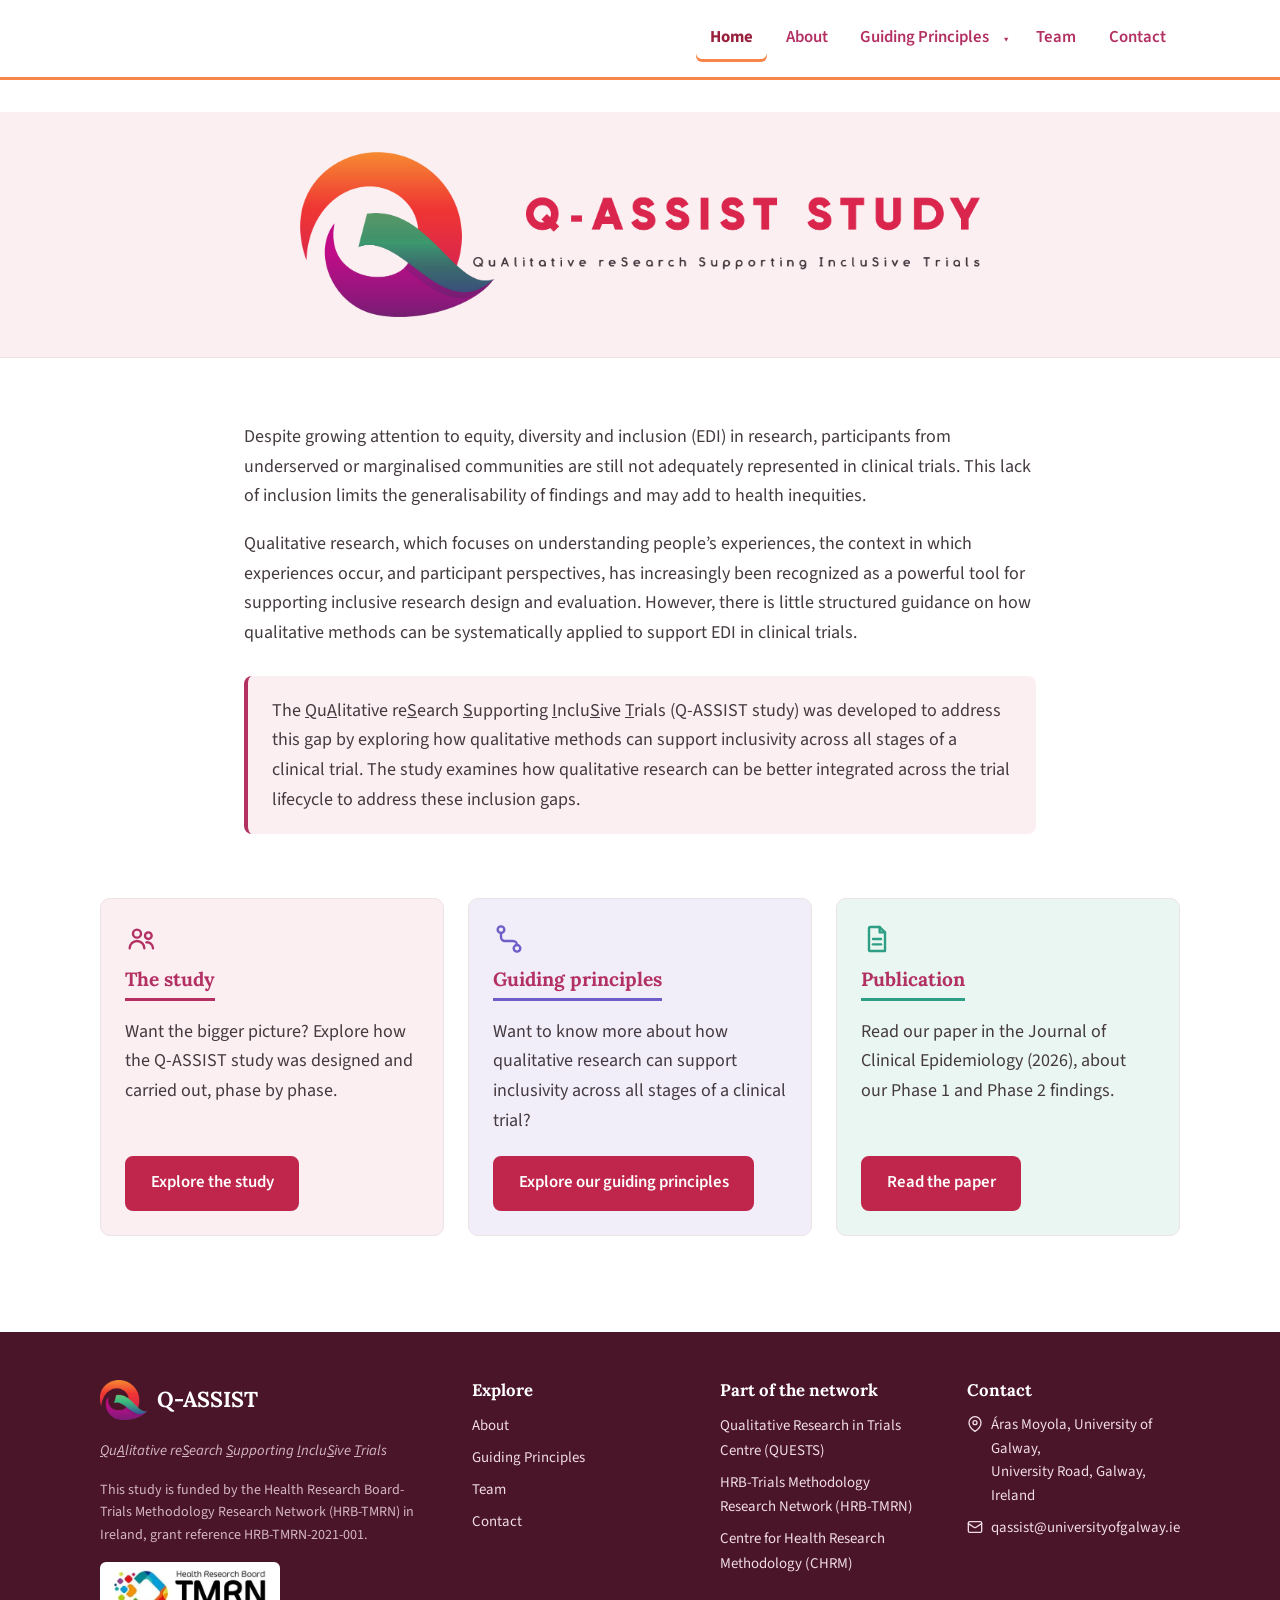
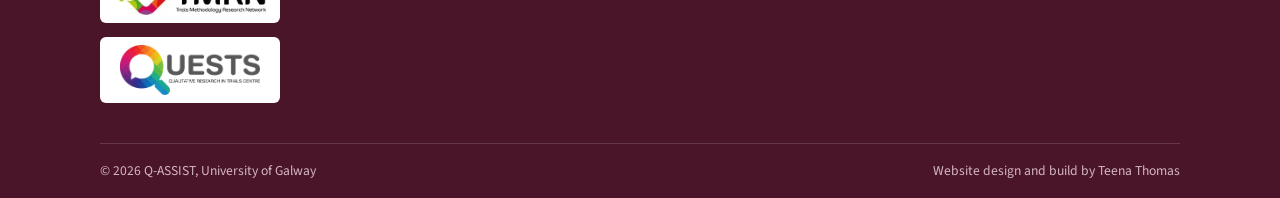
<file: index.html>
<!DOCTYPE html>
<html lang="en">
<head>
  <meta charset="UTF-8">
  <meta name="viewport" content="width=device-width, initial-scale=1">
  <title>Home — Q-ASSIST</title>
  <meta name="description" content="Q-ASSIST (QuAlitative reSearch Supporting IncluSive Trials) — a health research study.">
  <link rel="preconnect" href="https://fonts.googleapis.com">
  <link rel="preconnect" href="https://fonts.gstatic.com" crossorigin>
  <link href="https://fonts.googleapis.com/css2?family=Lora:wght@400;700&family=Source+Sans+3:wght@400;600;700&display=swap" rel="stylesheet">
  <link rel="stylesheet" href="css/styles.css">
</head>
<body>
  <a class="skip-link" href="#main-content">Skip to main content</a>

  <header class="site-header site-header--no-brand">
    <div class="header-inner">
      <button class="menu-toggle" type="button" aria-expanded="false" aria-controls="site-nav">Menu</button>
      <nav id="site-nav" class="site-nav" aria-label="Main">
        <ul>
          <li><a href="index.html" aria-current="page">Home</a></li>
          <li><a href="about.html">About</a></li>
          <li class="dropdown">
            <div class="dropdown-label">
              <a class="dropdown-link" href="guiding-principles.html">Guiding Principles</a>
              <button class="dropdown-toggle" type="button" aria-expanded="false" aria-haspopup="true" aria-controls="gp-menu" aria-label="Open Guiding Principles menu">
                <span class="chevron" aria-hidden="true">&#9662;</span>
              </button>
            </div>
            <ul id="gp-menu" class="dropdown-menu">
              <li><a href="guiding-principles.html"><strong>Overview: Six Domains</strong></a></li>
              <li><a href="designing-inclusion-early.html"><span class="domain-dot" style="background: var(--domain-1);" aria-hidden="true"></span>Designing and embedding Inclusion Early</a></li>
              <li><a href="building-relationships.html"><span class="domain-dot" style="background: var(--domain-2);" aria-hidden="true"></span>Building Relationships with Communities and Participants to Enable Inclusive Participation</a></li>
              <li><a href="strengthening-trial-teams.html"><span class="domain-dot" style="background: var(--domain-3);" aria-hidden="true"></span>Equipping Trial Teams to Deliver Inclusive Trials</a></li>
              <li><a href="improving-data.html"><span class="domain-dot" style="background: var(--domain-4);" aria-hidden="true"></span>Ensuring Trial Outcomes and Findings are Meaningful and Accessible to all Participants</a></li>
              <li><a href="returning-findings.html"><span class="domain-dot" style="background: var(--domain-5);" aria-hidden="true"></span>Extending Inclusion Beyond the Trial</a></li>
              <li><a href="system-enablers.html"><span class="domain-dot" style="background: var(--domain-6);" aria-hidden="true"></span>System Enablers</a></li>
            </ul>
          </li>
          <li><a href="team.html">Team</a></li>
          <li><a href="contact.html">Contact</a></li>
        </ul>
      </nav>
    </div>
  </header>

  <main id="main-content">

    <section class="hero">
      <div class="container">
        <h1 class="visually-hidden">Q-ASSIST: QuAlitative reSearch Supporting IncluSive Trials</h1>
        <img class="hero-logo" src="assets/qassist-logo.png" alt="Q-ASSIST: QuAlitative reSearch Supporting IncluSive Trials">
      </div>
    </section>

    <div class="container home-flow">

      <section class="home-section" aria-label="Introduction">
        <p>Despite growing attention to equity, diversity and inclusion (EDI) in research, participants from underserved or marginalised communities are still not adequately represented in clinical trials. This lack of inclusion limits the generalisability of findings and may add to health inequities.</p>
        <p>Qualitative research, which focuses on understanding people&rsquo;s experiences, the context in which experiences occur, and participant perspectives, has increasingly been recognized as a powerful tool for supporting inclusive research design and evaluation. However, there is little structured guidance on how qualitative methods can be systematically applied to support EDI in clinical trials.</p>
        <div class="callout-box">
          <p>The <u>Q</u>u<u>A</u>litative re<u>S</u>earch <u>S</u>upporting <u>I</u>nclu<u>S</u>ive <u>T</u>rials (Q-ASSIST study) was developed to address this gap by exploring how qualitative methods can support inclusivity across all stages of a clinical trial. The study examines how qualitative research can be better integrated across the trial lifecycle to address these inclusion gaps.</p>
        </div>
      </section>

    </div>

    <div class="container">
      <section class="home-section" aria-label="Explore Q-ASSIST">
        <ul class="cta-cards">
          <li class="cta-card" style="--card-accent: #b33063; --card-bg: #FCEFF2;">
            <span class="cta-icon" aria-hidden="true">
              <svg viewBox="0 0 24 24" width="32" height="32" fill="none" stroke="currentColor" stroke-width="1.8" stroke-linecap="round" stroke-linejoin="round">
                <circle cx="9" cy="8" r="3"/>
                <path d="M3.5 19a5.5 5.5 0 0 1 11 0"/>
                <circle cx="17.5" cy="9.5" r="2.5"/>
                <path d="M16 14.5a4.5 4.5 0 0 1 5 4.5"/>
              </svg>
            </span>
            <h2 class="cta-heading">The study</h2>
            <p>Want the bigger picture? Explore how the Q-ASSIST study was designed and carried out, phase by phase.</p>
            <p class="cta-action"><a class="btn" href="about.html">Explore the study</a></p>
          </li>

          <li class="cta-card" style="--card-accent: #6e5fc8; --card-bg: #F1EEFA;">
            <span class="cta-icon" aria-hidden="true">
              <svg viewBox="0 0 24 24" width="32" height="32" fill="none" stroke="currentColor" stroke-width="1.8" stroke-linecap="round" stroke-linejoin="round">
                <circle cx="6" cy="5" r="2.5"/><circle cx="18" cy="19" r="2.5"/>
                <path d="M6 7.5v3a3 3 0 0 0 3 3h6a3 3 0 0 1 3 3v0"/>
              </svg>
            </span>
            <h2 class="cta-heading">Guiding principles</h2>
            <p>Want to know more about how qualitative research can support inclusivity across all stages of a clinical trial?</p>
            <p class="cta-action"><a class="btn" href="guiding-principles.html">Explore our guiding principles</a></p>
          </li>

          <li class="cta-card" style="--card-accent: #2e9e84; --card-bg: #EAF6F1;">
            <span class="cta-icon" aria-hidden="true">
              <svg viewBox="0 0 24 24" width="32" height="32" fill="none" stroke="currentColor" stroke-width="1.8" stroke-linecap="round" stroke-linejoin="round">
                <path d="M7 3h7l4 4v14a0 0 0 0 1 0 0H7a1 1 0 0 1-1-1V4a1 1 0 0 1 1-1z"/>
                <path d="M14 3v4h4"/><path d="M9 12h6"/><path d="M9 16h6"/>
              </svg>
            </span>
            <h2 class="cta-heading">Publication</h2>
            <p>Read our paper in the Journal of Clinical Epidemiology (2026), about our Phase 1 and Phase 2 findings.</p>
            <p class="cta-action"><a class="btn" href="https://doi.org/10.1016/j.jclinepi.2026.112202" target="_blank" rel="noopener">Read the paper</a></p>
          </li>
        </ul>
      </section>

    </div>

  </main>

  <footer class="site-footer">
    <div class="container">
      <div class="footer-main">

        <div class="footer-brand-col">
          <div class="footer-brand">
            <a href="index.html">
              <img src="assets/qassist-logo-mark.png" alt="Q-ASSIST logo">
              <span class="brand-name">Q-ASSIST</span>
            </a>
          </div>
          <p class="footer-tagline"><u>Q</u>u<u>A</u>litative re<u>S</u>earch <u>S</u>upporting <u>I</u>nclu<u>S</u>ive <u>T</u>rials</p>
          <p class="footer-funding">This study is funded by the Health Research Board-Trials Methodology Research Network (HRB-TMRN) in Ireland, grant reference HRB-TMRN-2021-001.</p>
          <div class="footer-logos">
            <div class="footer-logo-panel"><img src="assets/hrb-tmrn-logo.png" alt="HRB-TMRN logo"></div>
            <div class="footer-logo-panel"><img src="assets/quests-logo.png" alt="QUESTS logo"></div>
          </div>
        </div>

        <div class="footer-col">
          <h3>Explore</h3>
          <ul>
            <li><a href="about.html">About</a></li>
            <li><a href="guiding-principles.html">Guiding Principles</a></li>
            <li><a href="team.html">Team</a></li>
            <li><a href="contact.html">Contact</a></li>
          </ul>
        </div>

        <div class="footer-col">
          <h3>Part of the network</h3>
          <ul>
            <li><a href="https://www.hrb-tmrn.ie/research-innovation/qualitative-research-in-trials/" target="_blank" rel="noopener">Qualitative Research in Trials Centre (QUESTS)</a></li>
            <li><a href="https://www.hrb-tmrn.ie/" target="_blank" rel="noopener">HRB-Trials Methodology Research Network (HRB-TMRN)</a></li>
            <li><a href="https://www.chrm.ie/index.html" target="_blank" rel="noopener">Centre for Health Research Methodology (CHRM)</a></li>
          </ul>
        </div>

        <div class="footer-col">
          <h3>Contact</h3>
          <div class="footer-contact-line">
            <svg width="16" height="16" viewBox="0 0 24 24" fill="none" stroke="currentColor" stroke-width="2" stroke-linecap="round" stroke-linejoin="round" aria-hidden="true"><path d="M21 10c0 7-9 13-9 13S3 17 3 10a9 9 0 1 1 18 0z"/><circle cx="12" cy="10" r="3"/></svg>
            <span>Áras Moyola, University of Galway,<br>University Road, Galway, Ireland</span>
          </div>
          <div class="footer-contact-line">
            <svg width="16" height="16" viewBox="0 0 24 24" fill="none" stroke="currentColor" stroke-width="2" stroke-linecap="round" stroke-linejoin="round" aria-hidden="true"><rect x="2" y="4" width="20" height="16" rx="2"/><path d="m22 7-8.97 5.7a1.94 1.94 0 0 1-2.06 0L2 7"/></svg>
            <a href="mailto:qassist@universityofgalway.ie">qassist@universityofgalway.ie</a>
          </div>
        </div>

      </div>
      <div class="footer-bottom">
        <span>&copy; 2026 Q-ASSIST, University of Galway</span>
        <span>Website design and build by Teena Thomas</span>
      </div>
    </div>
  </footer>

  <script src="js/main.js"></script>
</body>
</html>
</file>
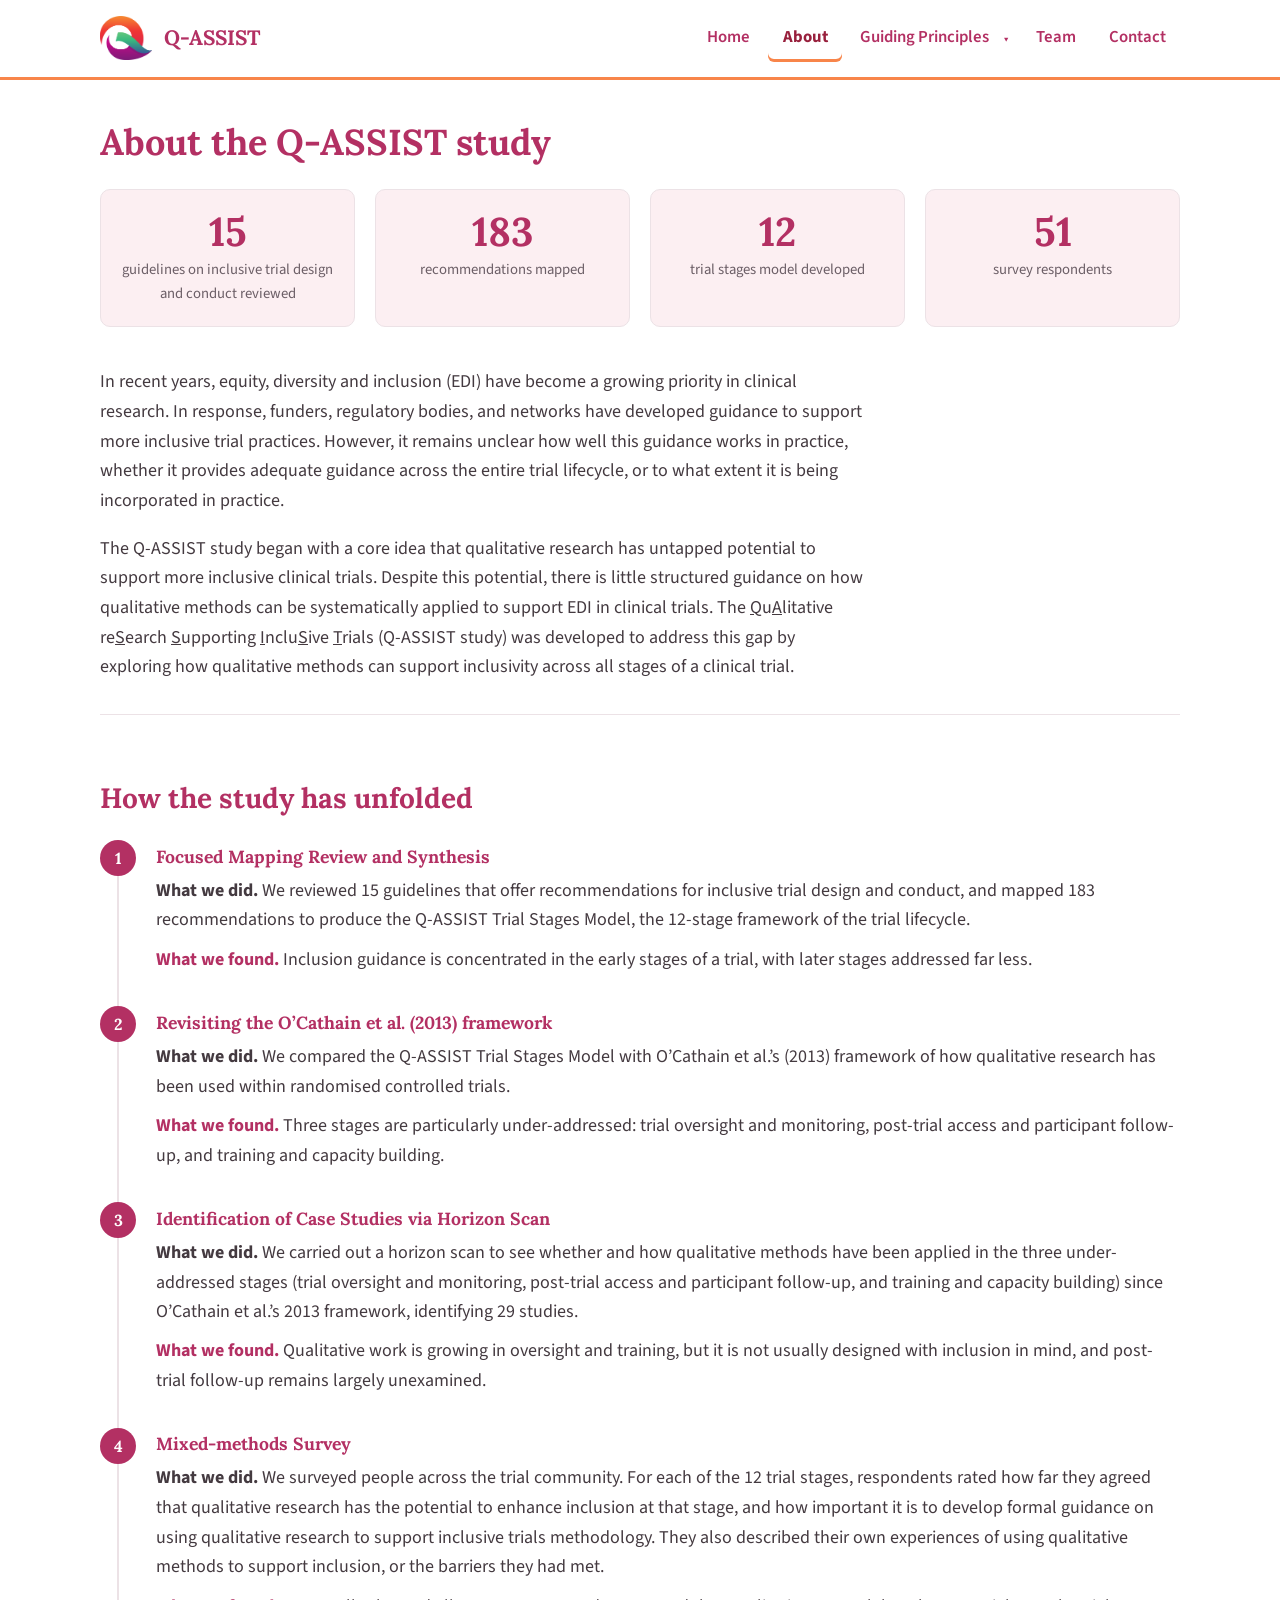
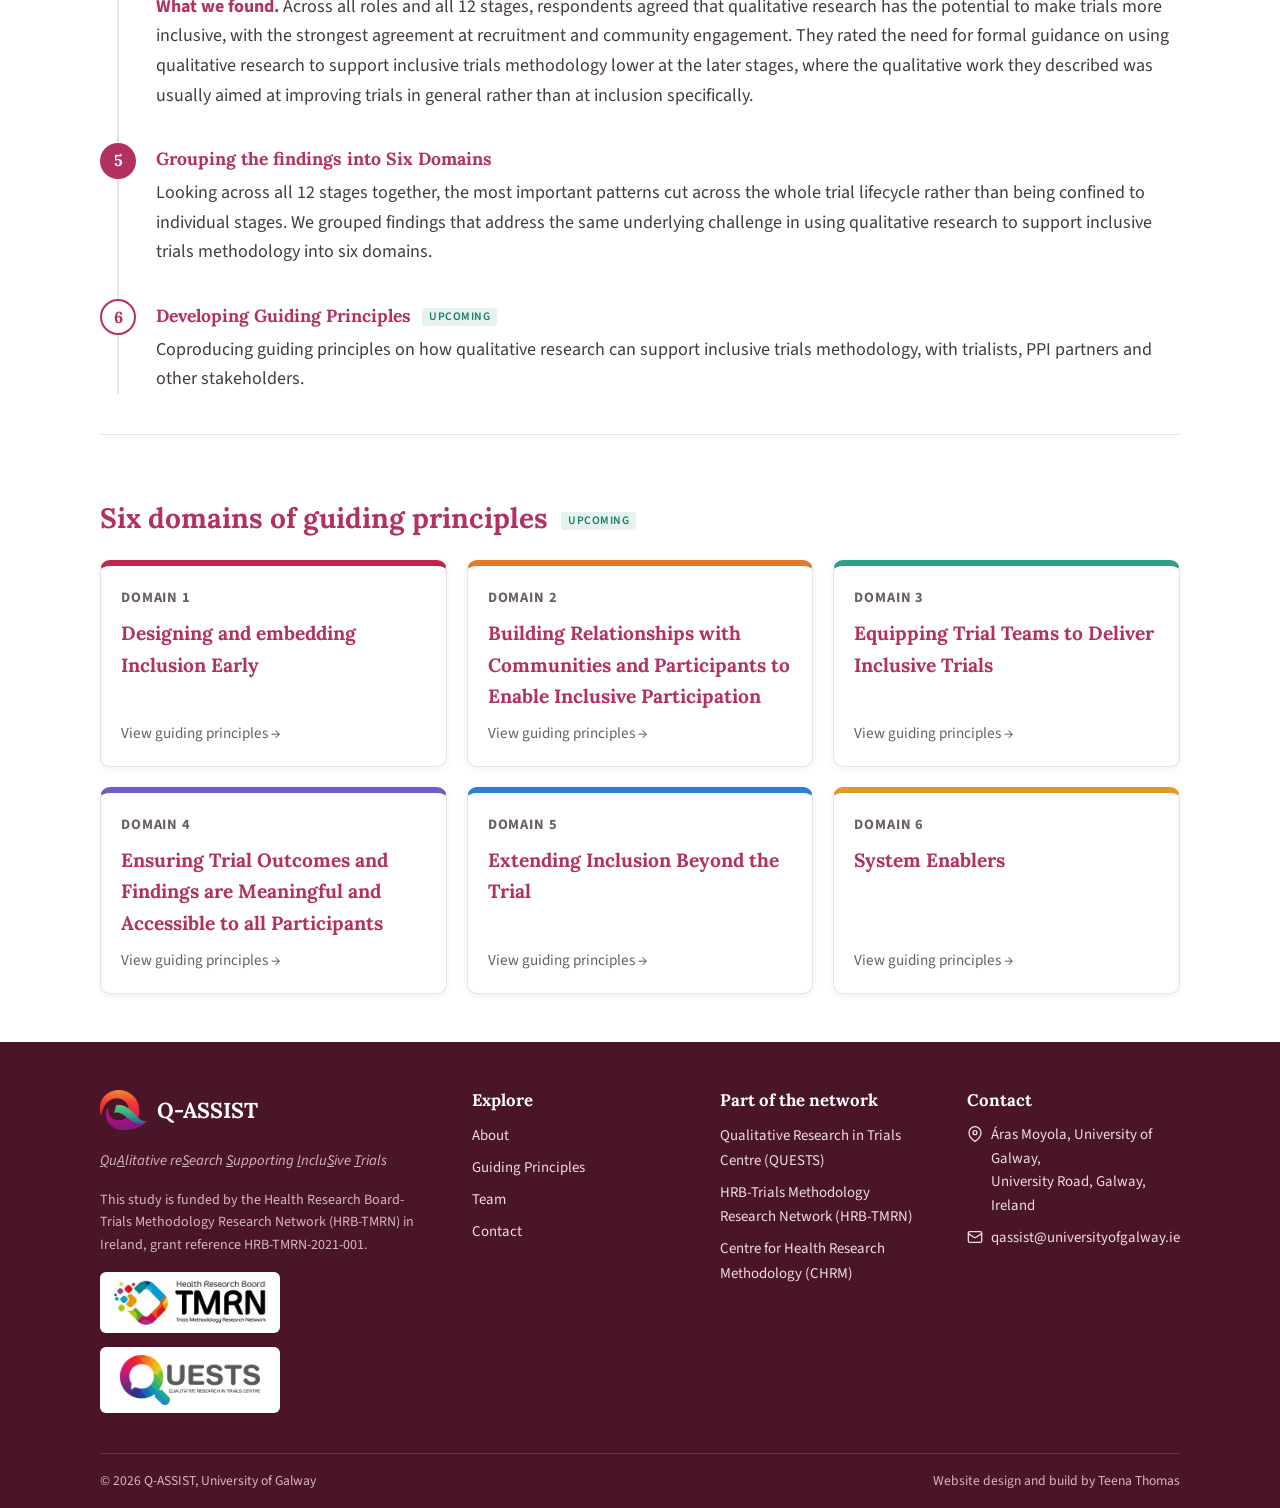
<file: about.html>
<!DOCTYPE html>
<html lang="en">
<head>
  <meta charset="UTF-8">
  <meta name="viewport" content="width=device-width, initial-scale=1">
  <title>About — Q-ASSIST</title>
  <meta name="description" content="About the Q-ASSIST study and its three phases.">
  <link rel="preconnect" href="https://fonts.googleapis.com">
  <link rel="preconnect" href="https://fonts.gstatic.com" crossorigin>
  <link href="https://fonts.googleapis.com/css2?family=Lora:wght@400;700&family=Source+Sans+3:wght@400;600;700&display=swap" rel="stylesheet">
  <link rel="stylesheet" href="css/styles.css">
</head>
<body>
  <a class="skip-link" href="#main-content">Skip to main content</a>

  <header class="site-header">
    <div class="header-inner">
      <a class="brand" href="index.html">
        <img src="assets/qassist-logo-mark.png" alt="Q-ASSIST logo">
        <span class="brand-name">Q-ASSIST</span>
      </a>
      <button class="menu-toggle" type="button" aria-expanded="false" aria-controls="site-nav">Menu</button>
      <nav id="site-nav" class="site-nav" aria-label="Main">
        <ul>
          <li><a href="index.html">Home</a></li>
          <li><a href="about.html" aria-current="page">About</a></li>
          <li class="dropdown">
            <div class="dropdown-label">
              <a class="dropdown-link" href="guiding-principles.html">Guiding Principles</a>
              <button class="dropdown-toggle" type="button" aria-expanded="false" aria-haspopup="true" aria-controls="gp-menu" aria-label="Open Guiding Principles menu">
                <span class="chevron" aria-hidden="true">&#9662;</span>
              </button>
            </div>
            <ul id="gp-menu" class="dropdown-menu">
              <li><a href="guiding-principles.html"><strong>Overview: Six Domains</strong></a></li>
              <li><a href="designing-inclusion-early.html"><span class="domain-dot" style="background: var(--domain-1);" aria-hidden="true"></span>Designing and embedding Inclusion Early</a></li>
              <li><a href="building-relationships.html"><span class="domain-dot" style="background: var(--domain-2);" aria-hidden="true"></span>Building Relationships with Communities and Participants to Enable Inclusive Participation</a></li>
              <li><a href="strengthening-trial-teams.html"><span class="domain-dot" style="background: var(--domain-3);" aria-hidden="true"></span>Equipping Trial Teams to Deliver Inclusive Trials</a></li>
              <li><a href="improving-data.html"><span class="domain-dot" style="background: var(--domain-4);" aria-hidden="true"></span>Ensuring Trial Outcomes and Findings are Meaningful and Accessible to all Participants</a></li>
              <li><a href="returning-findings.html"><span class="domain-dot" style="background: var(--domain-5);" aria-hidden="true"></span>Extending Inclusion Beyond the Trial</a></li>
              <li><a href="system-enablers.html"><span class="domain-dot" style="background: var(--domain-6);" aria-hidden="true"></span>System Enablers</a></li>
            </ul>
          </li>
          <li><a href="team.html">Team</a></li>
          <li><a href="contact.html">Contact</a></li>
        </ul>
      </nav>
    </div>
  </header>

  <main id="main-content" class="container">

    <h1>About the Q-ASSIST study</h1>

    <ul class="key-numbers" aria-label="Key numbers from the study">
      <li class="key-number"><span class="key-number-value">15</span><span class="key-number-label">guidelines on inclusive trial design<br>and conduct reviewed</span></li>
      <li class="key-number"><span class="key-number-value">183</span><span class="key-number-label">recommendations mapped</span></li>
      <li class="key-number"><span class="key-number-value">12</span><span class="key-number-label">trial stages model developed</span></li>
      <li class="key-number"><span class="key-number-value">51</span><span class="key-number-label">survey respondents</span></li>
    </ul>

    <div class="page-intro">
      <p>In recent years, equity, diversity and inclusion (EDI) have become a growing priority in clinical research. In response, funders, regulatory bodies, and networks have developed guidance to support more inclusive trial practices. However, it remains unclear how well this guidance works in practice, whether it provides adequate guidance across the entire trial lifecycle, or to what extent it is being incorporated in practice.</p>
      <p>The Q-ASSIST study began with a core idea that qualitative research has untapped potential to support more inclusive clinical trials. Despite this potential, there is little structured guidance on how qualitative methods can be systematically applied to support EDI in clinical trials. The <u>Q</u>u<u>A</u>litative re<u>S</u>earch <u>S</u>upporting <u>I</u>nclu<u>S</u>ive <u>T</u>rials (Q-ASSIST study) was developed to address this gap by exploring how qualitative methods can support inclusivity across all stages of a clinical trial.</p>
    </div>

    <section class="phase-section" aria-labelledby="timeline-heading">
      <h2 id="timeline-heading">How the study has unfolded</h2>

      <ol class="study-timeline" aria-label="Study timeline">

        <li class="tl-step">
          <div class="tl-badge">1</div>
          <div class="tl-body">
            <h3 class="tl-title">Focused Mapping Review and Synthesis</h3>
            <p><strong>What we did.</strong> We reviewed 15 guidelines that offer recommendations for inclusive trial design and conduct, and mapped 183 recommendations to produce the Q-ASSIST Trial Stages Model, the 12-stage framework of the trial lifecycle.</p>
            <p><strong class="tl-found">What we found.</strong> Inclusion guidance is concentrated in the early stages of a trial, with later stages addressed far less.</p>
          </div>
        </li>

        <li class="tl-step">
          <div class="tl-badge">2</div>
          <div class="tl-body">
            <h3 class="tl-title">Revisiting the O&rsquo;Cathain et al. (2013) framework</h3>
            <p><strong>What we did.</strong> We compared the Q-ASSIST Trial Stages Model with O&rsquo;Cathain et al.&rsquo;s (2013) framework of how qualitative research has been used within randomised controlled trials.</p>
            <p><strong class="tl-found">What we found.</strong> Three stages are particularly under-addressed: trial oversight and monitoring, post-trial access and participant follow-up, and training and capacity building.</p>
          </div>
        </li>

        <li class="tl-step">
          <div class="tl-badge">3</div>
          <div class="tl-body">
            <h3 class="tl-title">Identification of Case Studies via Horizon Scan</h3>
            <p><strong>What we did.</strong> We carried out a horizon scan to see whether and how qualitative methods have been applied in the three under-addressed stages (trial oversight and monitoring, post-trial access and participant follow-up, and training and capacity building) since O&rsquo;Cathain et al.&rsquo;s 2013 framework, identifying 29 studies.</p>
            <p><strong class="tl-found">What we found.</strong> Qualitative work is growing in oversight and training, but it is not usually designed with inclusion in mind, and post-trial follow-up remains largely unexamined.</p>
          </div>
        </li>

        <li class="tl-step">
          <div class="tl-badge">4</div>
          <div class="tl-body">
            <h3 class="tl-title">Mixed-methods Survey</h3>
            <p><strong>What we did.</strong> We surveyed people across the trial community. For each of the 12 trial stages, respondents rated how far they agreed that qualitative research has the potential to enhance inclusion at that stage, and how important it is to develop formal guidance on using qualitative research to support inclusive trials methodology. They also described their own experiences of using qualitative methods to support inclusion, or the barriers they had met.</p>
            <p><strong class="tl-found">What we found.</strong> Across all roles and all 12 stages, respondents agreed that qualitative research has the potential to make trials more inclusive, with the strongest agreement at recruitment and community engagement. They rated the need for formal guidance on using qualitative research to support inclusive trials methodology lower at the later stages, where the qualitative work they described was usually aimed at improving trials in general rather than at inclusion specifically.</p>
          </div>
        </li>

        <li class="tl-step">
          <div class="tl-badge">5</div>
          <div class="tl-body">
            <h3 class="tl-title">Grouping the findings into Six Domains</h3>
            <p>Looking across all 12 stages together, the most important patterns cut across the whole trial lifecycle rather than being confined to individual stages. We grouped findings that address the same underlying challenge in using qualitative research to support inclusive trials methodology into six domains.</p>
          </div>
        </li>

        <li class="tl-step tl-step--upcoming">
          <div class="tl-badge">6</div>
          <div class="tl-body">
            <h3 class="tl-title">Developing Guiding Principles <span class="tl-pill">Upcoming</span></h3>
            <p>Coproducing guiding principles on how qualitative research can support inclusive trials methodology, with trialists, PPI partners and other stakeholders.</p>
          </div>
        </li>

      </ol>
    </section>

    <section class="phase-section" aria-labelledby="domains-heading">
      <h2 id="domains-heading">Six domains of guiding principles <span class="tl-pill">Upcoming</span></h2>
      <ul class="domain-grid">
        <li>
          <a class="domain-card" style="--card-colour: var(--domain-1);" href="designing-inclusion-early.html">
            <span class="domain-number">Domain 1</span>
            <span class="domain-title">Designing and embedding Inclusion Early</span>
            <span class="domain-link-hint">View guiding principles &rarr;</span>
          </a>
        </li>
        <li>
          <a class="domain-card" style="--card-colour: var(--domain-2);" href="building-relationships.html">
            <span class="domain-number">Domain 2</span>
            <span class="domain-title">Building Relationships with Communities and Participants to Enable Inclusive Participation</span>
            <span class="domain-link-hint">View guiding principles &rarr;</span>
          </a>
        </li>
        <li>
          <a class="domain-card" style="--card-colour: var(--domain-3);" href="strengthening-trial-teams.html">
            <span class="domain-number">Domain 3</span>
            <span class="domain-title">Equipping Trial Teams to Deliver Inclusive Trials</span>
            <span class="domain-link-hint">View guiding principles &rarr;</span>
          </a>
        </li>
        <li>
          <a class="domain-card" style="--card-colour: var(--domain-4);" href="improving-data.html">
            <span class="domain-number">Domain 4</span>
            <span class="domain-title">Ensuring Trial Outcomes and Findings are Meaningful and Accessible to all Participants</span>
            <span class="domain-link-hint">View guiding principles &rarr;</span>
          </a>
        </li>
        <li>
          <a class="domain-card" style="--card-colour: var(--domain-5);" href="returning-findings.html">
            <span class="domain-number">Domain 5</span>
            <span class="domain-title">Extending Inclusion Beyond the Trial</span>
            <span class="domain-link-hint">View guiding principles &rarr;</span>
          </a>
        </li>
        <li>
          <a class="domain-card" style="--card-colour: var(--domain-6);" href="system-enablers.html">
            <span class="domain-number">Domain 6</span>
            <span class="domain-title">System Enablers</span>
            <span class="domain-link-hint">View guiding principles &rarr;</span>
          </a>
        </li>
      </ul>
    </section>

  </main>

  <footer class="site-footer">
    <div class="container">
      <div class="footer-main">

        <div class="footer-brand-col">
          <div class="footer-brand">
            <a href="index.html">
              <img src="assets/qassist-logo-mark.png" alt="Q-ASSIST logo">
              <span class="brand-name">Q-ASSIST</span>
            </a>
          </div>
          <p class="footer-tagline"><u>Q</u>u<u>A</u>litative re<u>S</u>earch <u>S</u>upporting <u>I</u>nclu<u>S</u>ive <u>T</u>rials</p>
          <p class="footer-funding">This study is funded by the Health Research Board-Trials Methodology Research Network (HRB-TMRN) in Ireland, grant reference HRB-TMRN-2021-001.</p>
          <div class="footer-logos">
            <div class="footer-logo-panel"><img src="assets/hrb-tmrn-logo.png" alt="HRB-TMRN logo"></div>
            <div class="footer-logo-panel"><img src="assets/quests-logo.png" alt="QUESTS logo"></div>
          </div>
        </div>

        <div class="footer-col">
          <h3>Explore</h3>
          <ul>
            <li><a href="about.html">About</a></li>
            <li><a href="guiding-principles.html">Guiding Principles</a></li>
            <li><a href="team.html">Team</a></li>
            <li><a href="contact.html">Contact</a></li>
          </ul>
        </div>

        <div class="footer-col">
          <h3>Part of the network</h3>
          <ul>
            <li><a href="https://www.hrb-tmrn.ie/research-innovation/qualitative-research-in-trials/" target="_blank" rel="noopener">Qualitative Research in Trials Centre (QUESTS)</a></li>
            <li><a href="https://www.hrb-tmrn.ie/" target="_blank" rel="noopener">HRB-Trials Methodology Research Network (HRB-TMRN)</a></li>
            <li><a href="https://www.chrm.ie/index.html" target="_blank" rel="noopener">Centre for Health Research Methodology (CHRM)</a></li>
          </ul>
        </div>

        <div class="footer-col">
          <h3>Contact</h3>
          <div class="footer-contact-line">
            <svg width="16" height="16" viewBox="0 0 24 24" fill="none" stroke="currentColor" stroke-width="2" stroke-linecap="round" stroke-linejoin="round" aria-hidden="true"><path d="M21 10c0 7-9 13-9 13S3 17 3 10a9 9 0 1 1 18 0z"/><circle cx="12" cy="10" r="3"/></svg>
            <span>Áras Moyola, University of Galway,<br>University Road, Galway, Ireland</span>
          </div>
          <div class="footer-contact-line">
            <svg width="16" height="16" viewBox="0 0 24 24" fill="none" stroke="currentColor" stroke-width="2" stroke-linecap="round" stroke-linejoin="round" aria-hidden="true"><rect x="2" y="4" width="20" height="16" rx="2"/><path d="m22 7-8.97 5.7a1.94 1.94 0 0 1-2.06 0L2 7"/></svg>
            <a href="mailto:qassist@universityofgalway.ie">qassist@universityofgalway.ie</a>
          </div>
        </div>

      </div>
      <div class="footer-bottom">
        <span>&copy; 2026 Q-ASSIST, University of Galway</span>
        <span>Website design and build by Teena Thomas</span>
      </div>
    </div>
  </footer>

  <script src="js/main.js"></script>
</body>
</html>
</file>
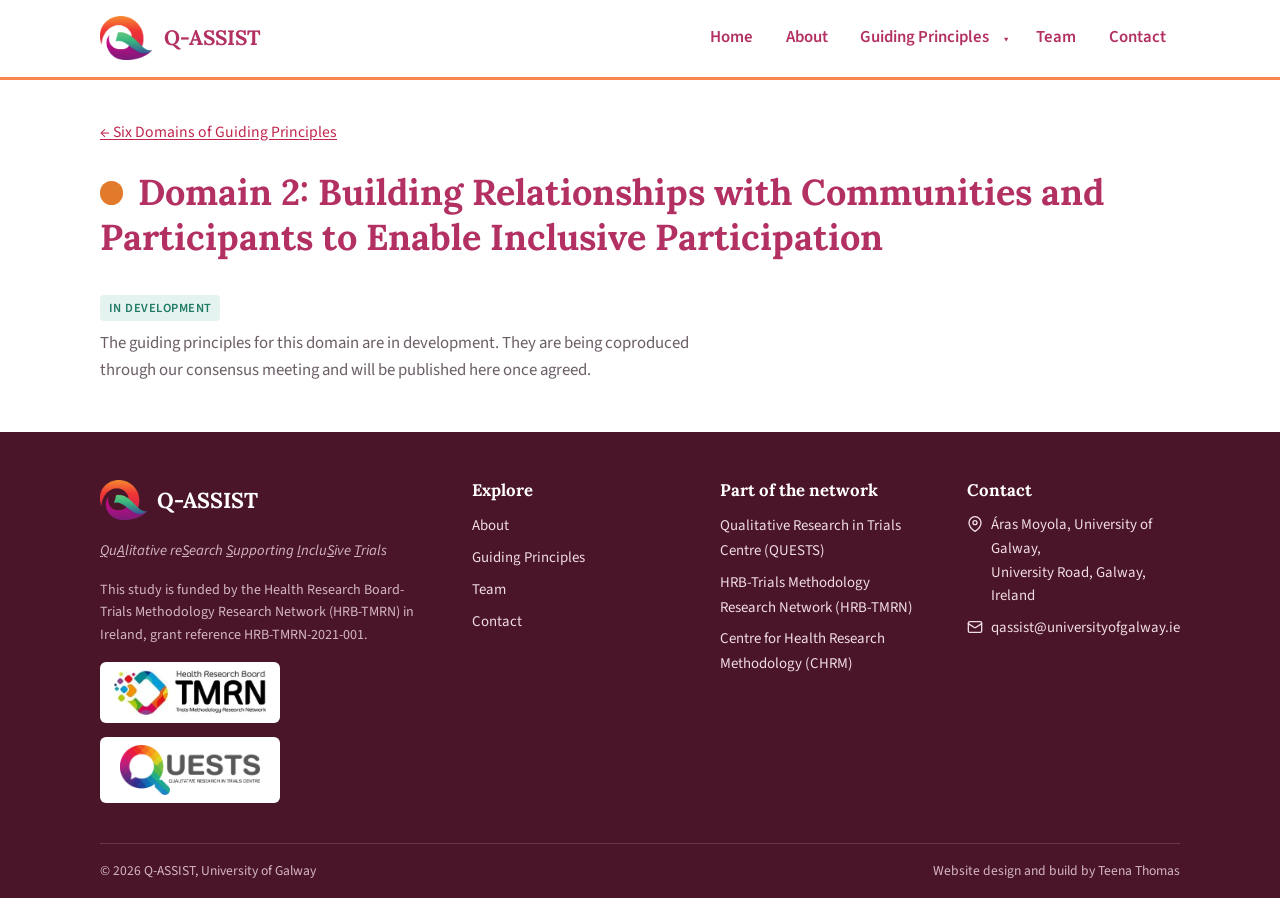
<file: building-relationships.html>
<!DOCTYPE html>
<html lang="en">
<head>
  <meta charset="UTF-8">
  <meta name="viewport" content="width=device-width, initial-scale=1">
  <title>Building Relationships with Communities and Participants to Enable Inclusive Participation — Q-ASSIST</title>
  <meta name="description" content="Guiding principles for the Building Relationships with Communities and Participants to Enable Inclusive Participation domain of the Q-ASSIST study.">
  <link rel="preconnect" href="https://fonts.googleapis.com">
  <link rel="preconnect" href="https://fonts.gstatic.com" crossorigin>
  <link href="https://fonts.googleapis.com/css2?family=Lora:wght@400;700&family=Source+Sans+3:wght@400;600;700&display=swap" rel="stylesheet">
  <link rel="stylesheet" href="css/styles.css">
</head>
<body>
  <a class="skip-link" href="#main-content">Skip to main content</a>

  <header class="site-header">
    <div class="header-inner">
      <a class="brand" href="index.html">
        <img src="assets/qassist-logo-mark.png" alt="Q-ASSIST logo">
        <span class="brand-name">Q-ASSIST</span>
      </a>
      <button class="menu-toggle" type="button" aria-expanded="false" aria-controls="site-nav">Menu</button>
      <nav id="site-nav" class="site-nav" aria-label="Main">
        <ul>
          <li><a href="index.html">Home</a></li>
          <li><a href="about.html">About</a></li>
          <li class="dropdown">
            <div class="dropdown-label">
              <a class="dropdown-link" href="guiding-principles.html">Guiding Principles</a>
              <button class="dropdown-toggle" type="button" aria-expanded="false" aria-haspopup="true" aria-controls="gp-menu" aria-label="Open Guiding Principles menu">
                <span class="chevron" aria-hidden="true">&#9662;</span>
              </button>
            </div>
            <ul id="gp-menu" class="dropdown-menu">
              <li><a href="guiding-principles.html"><strong>Overview: Six Domains</strong></a></li>
              <li><a href="designing-inclusion-early.html"><span class="domain-dot" style="background: var(--domain-1);" aria-hidden="true"></span>Designing and embedding Inclusion Early</a></li>
              <li><a href="building-relationships.html" aria-current="page"><span class="domain-dot" style="background: var(--domain-2);" aria-hidden="true"></span>Building Relationships with Communities and Participants to Enable Inclusive Participation</a></li>
              <li><a href="strengthening-trial-teams.html"><span class="domain-dot" style="background: var(--domain-3);" aria-hidden="true"></span>Equipping Trial Teams to Deliver Inclusive Trials</a></li>
              <li><a href="improving-data.html"><span class="domain-dot" style="background: var(--domain-4);" aria-hidden="true"></span>Ensuring Trial Outcomes and Findings are Meaningful and Accessible to all Participants</a></li>
              <li><a href="returning-findings.html"><span class="domain-dot" style="background: var(--domain-5);" aria-hidden="true"></span>Extending Inclusion Beyond the Trial</a></li>
              <li><a href="system-enablers.html"><span class="domain-dot" style="background: var(--domain-6);" aria-hidden="true"></span>System Enablers</a></li>
            </ul>
          </li>
          <li><a href="team.html">Team</a></li>
          <li><a href="contact.html">Contact</a></li>
        </ul>
      </nav>
    </div>
  </header>

  <main id="main-content" class="container">

    <p class="breadcrumb"><a href="guiding-principles.html">&larr; Six Domains of Guiding Principles</a></p>

    <h1><span class="domain-dot" style="background: var(--domain-2);" aria-hidden="true"></span>Domain 2: Building Relationships with Communities and Participants to Enable Inclusive Participation</h1>

    <div class="domain-status">
      <span class="status-pill">In development</span>
      <p>The guiding principles for this domain are in development. They are being coproduced through our consensus meeting and will be published here once agreed.</p>
    </div>

    <!--
    <section aria-labelledby="intro-heading">
      <h2 id="intro-heading">Introduction</h2>
      <p></p>
    </section>

    <section aria-labelledby="challenge-heading">
      <h2 id="challenge-heading">The challenge this domain addresses</h2>
      <p></p>
    </section>

    <section aria-labelledby="principles-heading">
      <h2 id="principles-heading">Guiding principles</h2>
      <ol>
        <li></li>
      </ol>
    </section>

    <section aria-labelledby="practice-heading">
      <h2 id="practice-heading">How and what trial teams can do differently</h2>
      <p></p>
    </section>

    <section aria-labelledby="example-heading">
      <h2 id="example-heading">An example</h2>
      <p></p>
    </section>

    <section aria-labelledby="video-heading">
      <h2 id="video-heading">Short video</h2>
    </section>
    -->

  </main>

  <footer class="site-footer">
    <div class="container">
      <div class="footer-main">

        <div class="footer-brand-col">
          <div class="footer-brand">
            <a href="index.html">
              <img src="assets/qassist-logo-mark.png" alt="Q-ASSIST logo">
              <span class="brand-name">Q-ASSIST</span>
            </a>
          </div>
          <p class="footer-tagline"><u>Q</u>u<u>A</u>litative re<u>S</u>earch <u>S</u>upporting <u>I</u>nclu<u>S</u>ive <u>T</u>rials</p>
          <p class="footer-funding">This study is funded by the Health Research Board-Trials Methodology Research Network (HRB-TMRN) in Ireland, grant reference HRB-TMRN-2021-001.</p>
          <div class="footer-logos">
            <div class="footer-logo-panel"><img src="assets/hrb-tmrn-logo.png" alt="HRB-TMRN logo"></div>
            <div class="footer-logo-panel"><img src="assets/quests-logo.png" alt="QUESTS logo"></div>
          </div>
        </div>

        <div class="footer-col">
          <h3>Explore</h3>
          <ul>
            <li><a href="about.html">About</a></li>
            <li><a href="guiding-principles.html">Guiding Principles</a></li>
            <li><a href="team.html">Team</a></li>
            <li><a href="contact.html">Contact</a></li>
          </ul>
        </div>

        <div class="footer-col">
          <h3>Part of the network</h3>
          <ul>
            <li><a href="https://www.hrb-tmrn.ie/research-innovation/qualitative-research-in-trials/" target="_blank" rel="noopener">Qualitative Research in Trials Centre (QUESTS)</a></li>
            <li><a href="https://www.hrb-tmrn.ie/" target="_blank" rel="noopener">HRB-Trials Methodology Research Network (HRB-TMRN)</a></li>
            <li><a href="https://www.chrm.ie/index.html" target="_blank" rel="noopener">Centre for Health Research Methodology (CHRM)</a></li>
          </ul>
        </div>

        <div class="footer-col">
          <h3>Contact</h3>
          <div class="footer-contact-line">
            <svg width="16" height="16" viewBox="0 0 24 24" fill="none" stroke="currentColor" stroke-width="2" stroke-linecap="round" stroke-linejoin="round" aria-hidden="true"><path d="M21 10c0 7-9 13-9 13S3 17 3 10a9 9 0 1 1 18 0z"/><circle cx="12" cy="10" r="3"/></svg>
            <span>Áras Moyola, University of Galway,<br>University Road, Galway, Ireland</span>
          </div>
          <div class="footer-contact-line">
            <svg width="16" height="16" viewBox="0 0 24 24" fill="none" stroke="currentColor" stroke-width="2" stroke-linecap="round" stroke-linejoin="round" aria-hidden="true"><rect x="2" y="4" width="20" height="16" rx="2"/><path d="m22 7-8.97 5.7a1.94 1.94 0 0 1-2.06 0L2 7"/></svg>
            <a href="mailto:qassist@universityofgalway.ie">qassist@universityofgalway.ie</a>
          </div>
        </div>

      </div>
      <div class="footer-bottom">
        <span>&copy; 2026 Q-ASSIST, University of Galway</span>
        <span>Website design and build by Teena Thomas</span>
      </div>
    </div>
  </footer>

  <script src="js/main.js"></script>
</body>
</html>
</file>
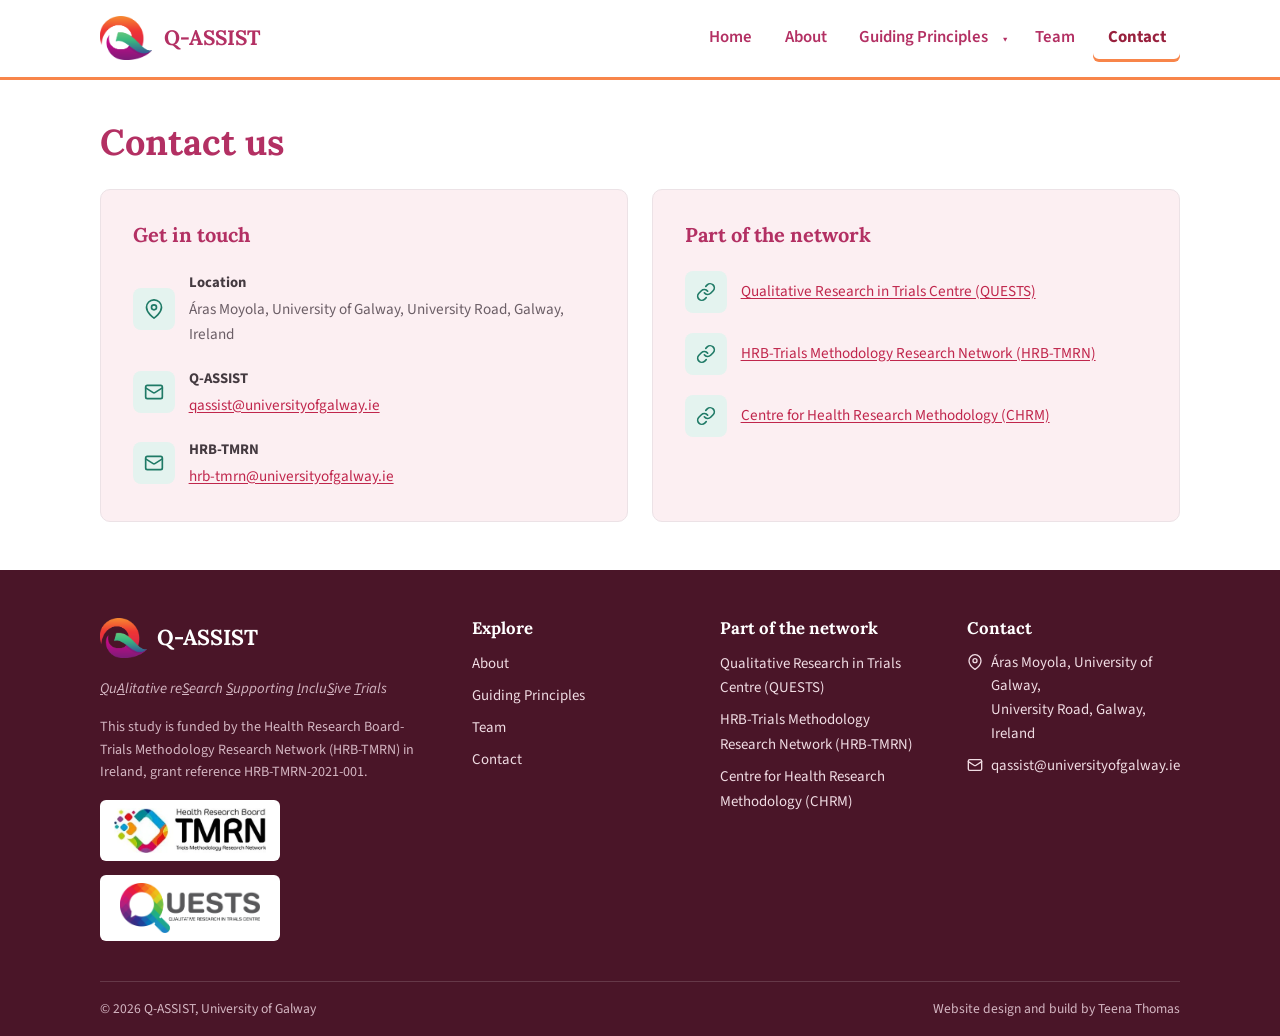
<file: contact.html>
<!DOCTYPE html>
<html lang="en">
<head>
  <meta charset="UTF-8">
  <meta name="viewport" content="width=device-width, initial-scale=1">
  <title>Contact — Q-ASSIST</title>
  <meta name="description" content="Contact the Q-ASSIST study team.">
  <link rel="preconnect" href="https://fonts.googleapis.com">
  <link rel="preconnect" href="https://fonts.gstatic.com" crossorigin>
  <link href="https://fonts.googleapis.com/css2?family=Lora:wght@400;700&family=Source+Sans+3:wght@400;600;700&display=swap" rel="stylesheet">
  <link rel="stylesheet" href="css/styles.css">
</head>
<body>
  <a class="skip-link" href="#main-content">Skip to main content</a>

  <header class="site-header">
    <div class="header-inner">
      <a class="brand" href="index.html">
        <img src="assets/qassist-logo-mark.png" alt="Q-ASSIST logo">
        <span class="brand-name">Q-ASSIST</span>
      </a>
      <button class="menu-toggle" type="button" aria-expanded="false" aria-controls="site-nav">Menu</button>
      <nav id="site-nav" class="site-nav" aria-label="Main">
        <ul>
          <li><a href="index.html">Home</a></li>
          <li><a href="about.html">About</a></li>
          <li class="dropdown">
            <div class="dropdown-label">
              <a class="dropdown-link" href="guiding-principles.html">Guiding Principles</a>
              <button class="dropdown-toggle" type="button" aria-expanded="false" aria-haspopup="true" aria-controls="gp-menu" aria-label="Open Guiding Principles menu">
                <span class="chevron" aria-hidden="true">&#9662;</span>
              </button>
            </div>
            <ul id="gp-menu" class="dropdown-menu">
              <li><a href="guiding-principles.html"><strong>Overview: Six Domains</strong></a></li>
              <li><a href="designing-inclusion-early.html"><span class="domain-dot" style="background: var(--domain-1);" aria-hidden="true"></span>Designing and embedding Inclusion Early</a></li>
              <li><a href="building-relationships.html"><span class="domain-dot" style="background: var(--domain-2);" aria-hidden="true"></span>Building Relationships with Communities and Participants to Enable Inclusive Participation</a></li>
              <li><a href="strengthening-trial-teams.html"><span class="domain-dot" style="background: var(--domain-3);" aria-hidden="true"></span>Equipping Trial Teams to Deliver Inclusive Trials</a></li>
              <li><a href="improving-data.html"><span class="domain-dot" style="background: var(--domain-4);" aria-hidden="true"></span>Ensuring Trial Outcomes and Findings are Meaningful and Accessible to all Participants</a></li>
              <li><a href="returning-findings.html"><span class="domain-dot" style="background: var(--domain-5);" aria-hidden="true"></span>Extending Inclusion Beyond the Trial</a></li>
              <li><a href="system-enablers.html"><span class="domain-dot" style="background: var(--domain-6);" aria-hidden="true"></span>System Enablers</a></li>
            </ul>
          </li>
          <li><a href="team.html">Team</a></li>
          <li><a href="contact.html" aria-current="page">Contact</a></li>
        </ul>
      </nav>
    </div>
  </header>

  <main id="main-content" class="container">

    <h1>Contact us</h1>

    <div class="contact-grid">

      <div class="contact-panel">
        <h2>Get in touch</h2>

        <div class="contact-row">
          <span class="contact-icon-tile" aria-hidden="true">
            <svg width="20" height="20" viewBox="0 0 24 24" fill="none" stroke="currentColor" stroke-width="2" stroke-linecap="round" stroke-linejoin="round"><path d="M21 10c0 7-9 13-9 13S3 17 3 10a9 9 0 1 1 18 0z"/><circle cx="12" cy="10" r="3"/></svg>
          </span>
          <div>
            <span class="contact-label">Location</span>
            <span class="contact-value">Áras Moyola, University of Galway, University Road, Galway, Ireland</span>
          </div>
        </div>

        <div class="contact-row">
          <span class="contact-icon-tile" aria-hidden="true">
            <svg width="20" height="20" viewBox="0 0 24 24" fill="none" stroke="currentColor" stroke-width="2" stroke-linecap="round" stroke-linejoin="round"><rect x="2" y="4" width="20" height="16" rx="2"/><path d="m22 7-8.97 5.7a1.94 1.94 0 0 1-2.06 0L2 7"/></svg>
          </span>
          <div>
            <span class="contact-label">Q-ASSIST</span>
            <span class="contact-value"><a href="mailto:qassist@universityofgalway.ie">qassist@universityofgalway.ie</a></span>
          </div>
        </div>

        <div class="contact-row">
          <span class="contact-icon-tile" aria-hidden="true">
            <svg width="20" height="20" viewBox="0 0 24 24" fill="none" stroke="currentColor" stroke-width="2" stroke-linecap="round" stroke-linejoin="round"><rect x="2" y="4" width="20" height="16" rx="2"/><path d="m22 7-8.97 5.7a1.94 1.94 0 0 1-2.06 0L2 7"/></svg>
          </span>
          <div>
            <span class="contact-label">HRB-TMRN</span>
            <span class="contact-value"><a href="mailto:hrb-tmrn@universityofgalway.ie">hrb-tmrn@universityofgalway.ie</a></span>
          </div>
        </div>
      </div>

      <div class="contact-panel">
        <h2>Part of the network</h2>

        <div class="contact-row">
          <span class="contact-icon-tile" aria-hidden="true">
            <svg width="20" height="20" viewBox="0 0 24 24" fill="none" stroke="currentColor" stroke-width="2" stroke-linecap="round" stroke-linejoin="round"><path d="M10 13a5 5 0 0 0 7.54.54l3-3a5 5 0 0 0-7.07-7.07l-1.72 1.71"/><path d="M14 11a5 5 0 0 0-7.54-.54l-3 3a5 5 0 0 0 7.07 7.07l1.71-1.71"/></svg>
          </span>
          <div>
            <span class="contact-value"><a href="https://www.hrb-tmrn.ie/research-innovation/qualitative-research-in-trials/" target="_blank" rel="noopener">Qualitative Research in Trials Centre (QUESTS)</a></span>
          </div>
        </div>

        <div class="contact-row">
          <span class="contact-icon-tile" aria-hidden="true">
            <svg width="20" height="20" viewBox="0 0 24 24" fill="none" stroke="currentColor" stroke-width="2" stroke-linecap="round" stroke-linejoin="round"><path d="M10 13a5 5 0 0 0 7.54.54l3-3a5 5 0 0 0-7.07-7.07l-1.72 1.71"/><path d="M14 11a5 5 0 0 0-7.54-.54l-3 3a5 5 0 0 0 7.07 7.07l1.71-1.71"/></svg>
          </span>
          <div>
            <span class="contact-value"><a href="https://www.hrb-tmrn.ie/" target="_blank" rel="noopener">HRB-Trials Methodology Research Network (HRB-TMRN)</a></span>
          </div>
        </div>

        <div class="contact-row">
          <span class="contact-icon-tile" aria-hidden="true">
            <svg width="20" height="20" viewBox="0 0 24 24" fill="none" stroke="currentColor" stroke-width="2" stroke-linecap="round" stroke-linejoin="round"><path d="M10 13a5 5 0 0 0 7.54.54l3-3a5 5 0 0 0-7.07-7.07l-1.72 1.71"/><path d="M14 11a5 5 0 0 0-7.54-.54l-3 3a5 5 0 0 0 7.07 7.07l1.71-1.71"/></svg>
          </span>
          <div>
            <span class="contact-value"><a href="https://www.chrm.ie/index.html" target="_blank" rel="noopener">Centre for Health Research Methodology (CHRM)</a></span>
          </div>
        </div>
      </div>

    </div>

  </main>

  <footer class="site-footer">
    <div class="container">
      <div class="footer-main">

        <div class="footer-brand-col">
          <div class="footer-brand">
            <a href="index.html">
              <img src="assets/qassist-logo-mark.png" alt="Q-ASSIST logo">
              <span class="brand-name">Q-ASSIST</span>
            </a>
          </div>
          <p class="footer-tagline"><u>Q</u>u<u>A</u>litative re<u>S</u>earch <u>S</u>upporting <u>I</u>nclu<u>S</u>ive <u>T</u>rials</p>
          <p class="footer-funding">This study is funded by the Health Research Board-Trials Methodology Research Network (HRB-TMRN) in Ireland, grant reference HRB-TMRN-2021-001.</p>
          <div class="footer-logos">
            <div class="footer-logo-panel"><img src="assets/hrb-tmrn-logo.png" alt="HRB-TMRN logo"></div>
            <div class="footer-logo-panel"><img src="assets/quests-logo.png" alt="QUESTS logo"></div>
          </div>
        </div>

        <div class="footer-col">
          <h3>Explore</h3>
          <ul>
            <li><a href="about.html">About</a></li>
            <li><a href="guiding-principles.html">Guiding Principles</a></li>
            <li><a href="team.html">Team</a></li>
            <li><a href="contact.html">Contact</a></li>
          </ul>
        </div>

        <div class="footer-col">
          <h3>Part of the network</h3>
          <ul>
            <li><a href="https://www.hrb-tmrn.ie/research-innovation/qualitative-research-in-trials/" target="_blank" rel="noopener">Qualitative Research in Trials Centre (QUESTS)</a></li>
            <li><a href="https://www.hrb-tmrn.ie/" target="_blank" rel="noopener">HRB-Trials Methodology Research Network (HRB-TMRN)</a></li>
            <li><a href="https://www.chrm.ie/index.html" target="_blank" rel="noopener">Centre for Health Research Methodology (CHRM)</a></li>
          </ul>
        </div>

        <div class="footer-col">
          <h3>Contact</h3>
          <div class="footer-contact-line">
            <svg width="16" height="16" viewBox="0 0 24 24" fill="none" stroke="currentColor" stroke-width="2" stroke-linecap="round" stroke-linejoin="round" aria-hidden="true"><path d="M21 10c0 7-9 13-9 13S3 17 3 10a9 9 0 1 1 18 0z"/><circle cx="12" cy="10" r="3"/></svg>
            <span>Áras Moyola, University of Galway,<br>University Road, Galway, Ireland</span>
          </div>
          <div class="footer-contact-line">
            <svg width="16" height="16" viewBox="0 0 24 24" fill="none" stroke="currentColor" stroke-width="2" stroke-linecap="round" stroke-linejoin="round" aria-hidden="true"><rect x="2" y="4" width="20" height="16" rx="2"/><path d="m22 7-8.97 5.7a1.94 1.94 0 0 1-2.06 0L2 7"/></svg>
            <a href="mailto:qassist@universityofgalway.ie">qassist@universityofgalway.ie</a>
          </div>
        </div>

      </div>
      <div class="footer-bottom">
        <span>&copy; 2026 Q-ASSIST, University of Galway</span>
        <span>Website design and build by Teena Thomas</span>
      </div>
    </div>
  </footer>

  <script src="js/main.js"></script>
</body>
</html>
</file>
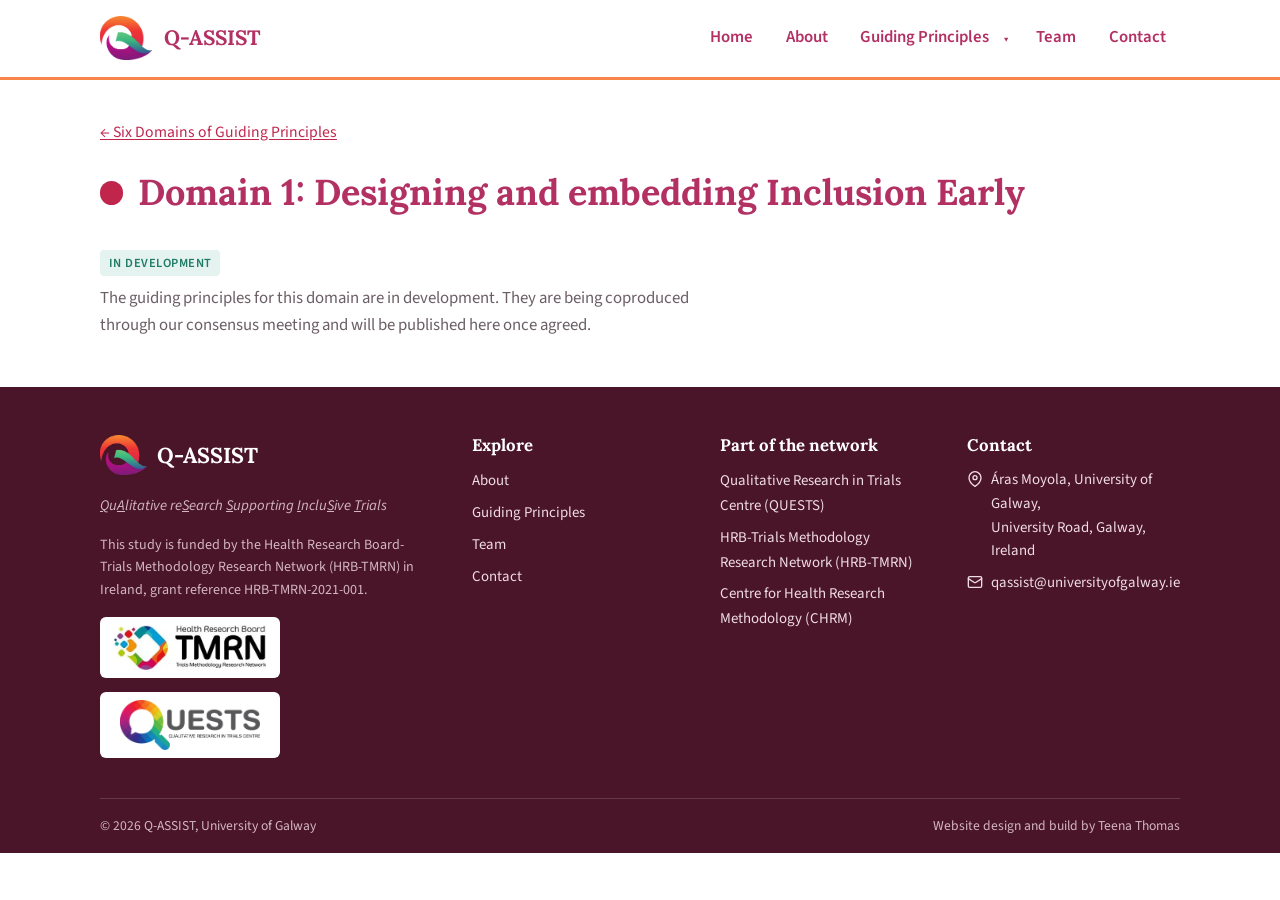
<file: designing-inclusion-early.html>
<!DOCTYPE html>
<html lang="en">
<head>
  <meta charset="UTF-8">
  <meta name="viewport" content="width=device-width, initial-scale=1">
  <title>Designing and embedding Inclusion Early — Q-ASSIST</title>
  <meta name="description" content="Guiding principles for the Designing and embedding Inclusion Early domain of the Q-ASSIST study.">
  <link rel="preconnect" href="https://fonts.googleapis.com">
  <link rel="preconnect" href="https://fonts.gstatic.com" crossorigin>
  <link href="https://fonts.googleapis.com/css2?family=Lora:wght@400;700&family=Source+Sans+3:wght@400;600;700&display=swap" rel="stylesheet">
  <link rel="stylesheet" href="css/styles.css">
</head>
<body>
  <a class="skip-link" href="#main-content">Skip to main content</a>

  <header class="site-header">
    <div class="header-inner">
      <a class="brand" href="index.html">
        <img src="assets/qassist-logo-mark.png" alt="Q-ASSIST logo">
        <span class="brand-name">Q-ASSIST</span>
      </a>
      <button class="menu-toggle" type="button" aria-expanded="false" aria-controls="site-nav">Menu</button>
      <nav id="site-nav" class="site-nav" aria-label="Main">
        <ul>
          <li><a href="index.html">Home</a></li>
          <li><a href="about.html">About</a></li>
          <li class="dropdown">
            <div class="dropdown-label">
              <a class="dropdown-link" href="guiding-principles.html">Guiding Principles</a>
              <button class="dropdown-toggle" type="button" aria-expanded="false" aria-haspopup="true" aria-controls="gp-menu" aria-label="Open Guiding Principles menu">
                <span class="chevron" aria-hidden="true">&#9662;</span>
              </button>
            </div>
            <ul id="gp-menu" class="dropdown-menu">
              <li><a href="guiding-principles.html"><strong>Overview: Six Domains</strong></a></li>
              <li><a href="designing-inclusion-early.html" aria-current="page"><span class="domain-dot" style="background: var(--domain-1);" aria-hidden="true"></span>Designing and embedding Inclusion Early</a></li>
              <li><a href="building-relationships.html"><span class="domain-dot" style="background: var(--domain-2);" aria-hidden="true"></span>Building Relationships with Communities and Participants to Enable Inclusive Participation</a></li>
              <li><a href="strengthening-trial-teams.html"><span class="domain-dot" style="background: var(--domain-3);" aria-hidden="true"></span>Equipping Trial Teams to Deliver Inclusive Trials</a></li>
              <li><a href="improving-data.html"><span class="domain-dot" style="background: var(--domain-4);" aria-hidden="true"></span>Ensuring Trial Outcomes and Findings are Meaningful and Accessible to all Participants</a></li>
              <li><a href="returning-findings.html"><span class="domain-dot" style="background: var(--domain-5);" aria-hidden="true"></span>Extending Inclusion Beyond the Trial</a></li>
              <li><a href="system-enablers.html"><span class="domain-dot" style="background: var(--domain-6);" aria-hidden="true"></span>System Enablers</a></li>
            </ul>
          </li>
          <li><a href="team.html">Team</a></li>
          <li><a href="contact.html">Contact</a></li>
        </ul>
      </nav>
    </div>
  </header>

  <main id="main-content" class="container">

    <p class="breadcrumb"><a href="guiding-principles.html">&larr; Six Domains of Guiding Principles</a></p>

    <h1><span class="domain-dot" style="background: var(--domain-1);" aria-hidden="true"></span>Domain 1: Designing and embedding Inclusion Early</h1>

    <div class="domain-status">
      <span class="status-pill">In development</span>
      <p>The guiding principles for this domain are in development. They are being coproduced through our consensus meeting and will be published here once agreed.</p>
    </div>

    <!--
    <section aria-labelledby="intro-heading">
      <h2 id="intro-heading">Introduction</h2>
      <p></p>
    </section>

    <section aria-labelledby="challenge-heading">
      <h2 id="challenge-heading">The challenge this domain addresses</h2>
      <p></p>
    </section>

    <section aria-labelledby="principles-heading">
      <h2 id="principles-heading">Guiding principles</h2>
      <ol>
        <li></li>
      </ol>
    </section>

    <section aria-labelledby="practice-heading">
      <h2 id="practice-heading">How and what trial teams can do differently</h2>
      <p></p>
    </section>

    <section aria-labelledby="example-heading">
      <h2 id="example-heading">An example</h2>
      <p></p>
    </section>

    <section aria-labelledby="video-heading">
      <h2 id="video-heading">Short video</h2>
    </section>
    -->

  </main>

  <footer class="site-footer">
    <div class="container">
      <div class="footer-main">

        <div class="footer-brand-col">
          <div class="footer-brand">
            <a href="index.html">
              <img src="assets/qassist-logo-mark.png" alt="Q-ASSIST logo">
              <span class="brand-name">Q-ASSIST</span>
            </a>
          </div>
          <p class="footer-tagline"><u>Q</u>u<u>A</u>litative re<u>S</u>earch <u>S</u>upporting <u>I</u>nclu<u>S</u>ive <u>T</u>rials</p>
          <p class="footer-funding">This study is funded by the Health Research Board-Trials Methodology Research Network (HRB-TMRN) in Ireland, grant reference HRB-TMRN-2021-001.</p>
          <div class="footer-logos">
            <div class="footer-logo-panel"><img src="assets/hrb-tmrn-logo.png" alt="HRB-TMRN logo"></div>
            <div class="footer-logo-panel"><img src="assets/quests-logo.png" alt="QUESTS logo"></div>
          </div>
        </div>

        <div class="footer-col">
          <h3>Explore</h3>
          <ul>
            <li><a href="about.html">About</a></li>
            <li><a href="guiding-principles.html">Guiding Principles</a></li>
            <li><a href="team.html">Team</a></li>
            <li><a href="contact.html">Contact</a></li>
          </ul>
        </div>

        <div class="footer-col">
          <h3>Part of the network</h3>
          <ul>
            <li><a href="https://www.hrb-tmrn.ie/research-innovation/qualitative-research-in-trials/" target="_blank" rel="noopener">Qualitative Research in Trials Centre (QUESTS)</a></li>
            <li><a href="https://www.hrb-tmrn.ie/" target="_blank" rel="noopener">HRB-Trials Methodology Research Network (HRB-TMRN)</a></li>
            <li><a href="https://www.chrm.ie/index.html" target="_blank" rel="noopener">Centre for Health Research Methodology (CHRM)</a></li>
          </ul>
        </div>

        <div class="footer-col">
          <h3>Contact</h3>
          <div class="footer-contact-line">
            <svg width="16" height="16" viewBox="0 0 24 24" fill="none" stroke="currentColor" stroke-width="2" stroke-linecap="round" stroke-linejoin="round" aria-hidden="true"><path d="M21 10c0 7-9 13-9 13S3 17 3 10a9 9 0 1 1 18 0z"/><circle cx="12" cy="10" r="3"/></svg>
            <span>Áras Moyola, University of Galway,<br>University Road, Galway, Ireland</span>
          </div>
          <div class="footer-contact-line">
            <svg width="16" height="16" viewBox="0 0 24 24" fill="none" stroke="currentColor" stroke-width="2" stroke-linecap="round" stroke-linejoin="round" aria-hidden="true"><rect x="2" y="4" width="20" height="16" rx="2"/><path d="m22 7-8.97 5.7a1.94 1.94 0 0 1-2.06 0L2 7"/></svg>
            <a href="mailto:qassist@universityofgalway.ie">qassist@universityofgalway.ie</a>
          </div>
        </div>

      </div>
      <div class="footer-bottom">
        <span>&copy; 2026 Q-ASSIST, University of Galway</span>
        <span>Website design and build by Teena Thomas</span>
      </div>
    </div>
  </footer>

  <script src="js/main.js"></script>
</body>
</html>
</file>
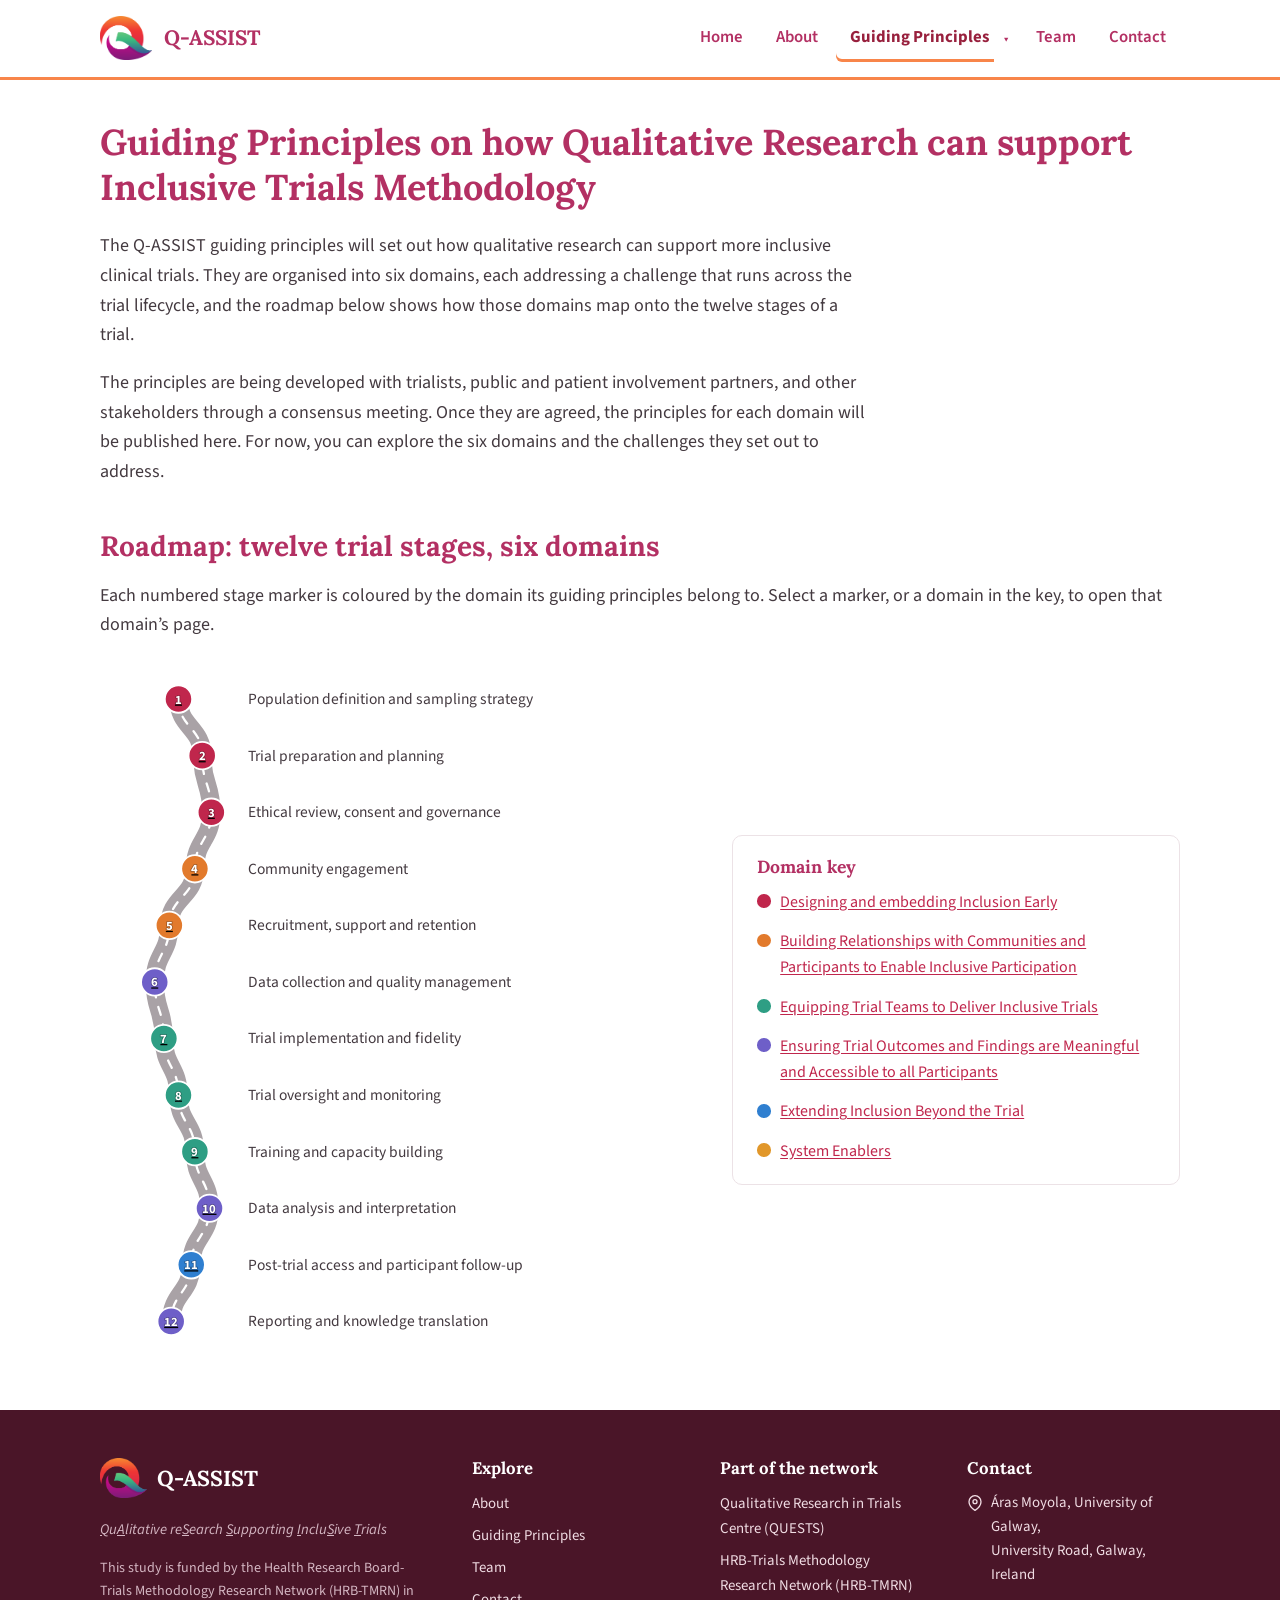
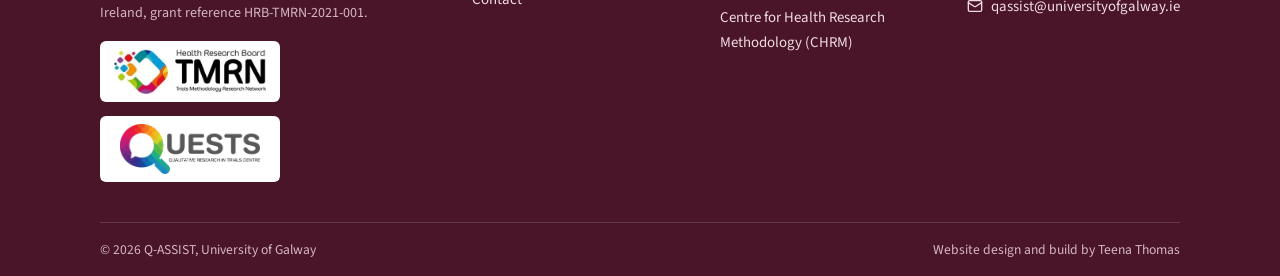
<file: guiding-principles.html>
<!DOCTYPE html>
<html lang="en">
<head>
  <meta charset="UTF-8">
  <meta name="viewport" content="width=device-width, initial-scale=1">
  <title>Six Domains of Guiding Principles — Q-ASSIST</title>
  <meta name="description" content="The six domains of guiding principles developed by the Q-ASSIST study, mapped across the twelve stages of a trial.">
  <link rel="preconnect" href="https://fonts.googleapis.com">
  <link rel="preconnect" href="https://fonts.gstatic.com" crossorigin>
  <link href="https://fonts.googleapis.com/css2?family=Lora:wght@400;700&family=Source+Sans+3:wght@400;600;700&display=swap" rel="stylesheet">
  <link rel="stylesheet" href="css/styles.css">
</head>
<body>
  <a class="skip-link" href="#main-content">Skip to main content</a>

  <header class="site-header">
    <div class="header-inner">
      <a class="brand" href="index.html">
        <img src="assets/qassist-logo-mark.png" alt="Q-ASSIST logo">
        <span class="brand-name">Q-ASSIST</span>
      </a>
      <button class="menu-toggle" type="button" aria-expanded="false" aria-controls="site-nav">Menu</button>
      <nav id="site-nav" class="site-nav" aria-label="Main">
        <ul>
          <li><a href="index.html">Home</a></li>
          <li><a href="about.html">About</a></li>
          <li class="dropdown">
            <div class="dropdown-label">
              <a class="dropdown-link" href="guiding-principles.html" aria-current="page">Guiding Principles</a>
              <button class="dropdown-toggle" type="button" aria-expanded="false" aria-haspopup="true" aria-controls="gp-menu" aria-label="Open Guiding Principles menu">
                <span class="chevron" aria-hidden="true">&#9662;</span>
              </button>
            </div>
            <ul id="gp-menu" class="dropdown-menu">
              <li><a href="guiding-principles.html" aria-current="page"><strong>Overview: Six Domains</strong></a></li>
              <li><a href="designing-inclusion-early.html"><span class="domain-dot" style="background: var(--domain-1);" aria-hidden="true"></span>Designing and embedding Inclusion Early</a></li>
              <li><a href="building-relationships.html"><span class="domain-dot" style="background: var(--domain-2);" aria-hidden="true"></span>Building Relationships with Communities and Participants to Enable Inclusive Participation</a></li>
              <li><a href="strengthening-trial-teams.html"><span class="domain-dot" style="background: var(--domain-3);" aria-hidden="true"></span>Equipping Trial Teams to Deliver Inclusive Trials</a></li>
              <li><a href="improving-data.html"><span class="domain-dot" style="background: var(--domain-4);" aria-hidden="true"></span>Ensuring Trial Outcomes and Findings are Meaningful and Accessible to all Participants</a></li>
              <li><a href="returning-findings.html"><span class="domain-dot" style="background: var(--domain-5);" aria-hidden="true"></span>Extending Inclusion Beyond the Trial</a></li>
              <li><a href="system-enablers.html"><span class="domain-dot" style="background: var(--domain-6);" aria-hidden="true"></span>System Enablers</a></li>
            </ul>
          </li>
          <li><a href="team.html">Team</a></li>
          <li><a href="contact.html">Contact</a></li>
        </ul>
      </nav>
    </div>
  </header>

  <main id="main-content" class="container">

    <h1>Guiding Principles on how Qualitative Research can support Inclusive Trials Methodology</h1>

    <div class="page-intro">
      <p>The Q-ASSIST guiding principles will set out how qualitative research can support more inclusive clinical trials. They are organised into six domains, each addressing a challenge that runs across the trial lifecycle, and the roadmap below shows how those domains map onto the twelve stages of a trial.</p>
      <p>The principles are being developed with trialists, public and patient involvement partners, and other stakeholders through a consensus meeting. Once they are agreed, the principles for each domain will be published here. For now, you can explore the six domains and the challenges they set out to address.</p>
    </div>

    <!-- ================= Roadmap ================= -->
    <section class="roadmap" aria-labelledby="roadmap-heading">
      <h2 id="roadmap-heading">Roadmap: twelve trial stages, six domains</h2>
      <p>Each numbered stage marker is coloured by the domain its guiding principles belong to. Select a marker, or a domain in the key, to open that domain&rsquo;s page.</p>

      <div class="roadmap-figure">
        <div class="roadmap-road">
          <svg viewBox="0 0 640 772" role="group" aria-labelledby="roadmap-title roadmap-desc">
              <title id="roadmap-title">Trial roadmap: twelve stages coloured by domain</title>
              <desc id="roadmap-desc">A winding road runs from stage 1 at the top to stage 12 at the bottom. Each numbered marker is coloured by the domain its guiding principles belong to and links to that domain’s page. The domain key beside the road lists each colour and domain name.</desc>
              <path d="M 86 45 C 86 76, 112 76, 112 107 C 112 138, 122 138, 122 169 C 122 200, 104 200, 104 231 C 104 262, 76 262, 76 293 C 76 324, 60 324, 60 355 C 60 386, 70 386, 70 417 C 70 448, 86 448, 86 479 C 86 510, 104 510, 104 541 C 104 572, 120 572, 120 603 C 120 634, 100 634, 100 665 C 100 696, 78 696, 78 727" fill="none" stroke="#a9a2a6" stroke-width="20" stroke-linecap="round"/>
              <path d="M 86 45 C 86 76, 112 76, 112 107 C 112 138, 122 138, 122 169 C 122 200, 104 200, 104 231 C 104 262, 76 262, 76 293 C 76 324, 60 324, 60 355 C 60 386, 70 386, 70 417 C 70 448, 86 448, 86 479 C 86 510, 104 510, 104 541 C 104 572, 120 572, 120 603 C 120 634, 100 634, 100 665 C 100 696, 78 696, 78 727" fill="none" stroke="#ffffff" stroke-width="2.5" stroke-dasharray="9 11" stroke-linecap="round" aria-hidden="true"/>
              <a class="stage-link" href="designing-inclusion-early.html" aria-label="Stage 1: Population definition and sampling strategy. Domain: Designing and embedding Inclusion Early.">
                <circle cx="86" cy="45" r="15" fill="#C0264C"/>
                <text class="stage-number-text" x="86" y="45" dy="0.35em" text-anchor="middle" aria-hidden="true">1</text>
              </a>
              <text class="stage-label" x="162" y="45" dy="0.32em">Population definition and sampling strategy</text>
              <a class="stage-link" href="designing-inclusion-early.html" aria-label="Stage 2: Trial preparation and planning. Domain: Designing and embedding Inclusion Early.">
                <circle cx="112" cy="107" r="15" fill="#C0264C"/>
                <text class="stage-number-text" x="112" y="107" dy="0.35em" text-anchor="middle" aria-hidden="true">2</text>
              </a>
              <text class="stage-label" x="162" y="107" dy="0.32em">Trial preparation and planning</text>
              <a class="stage-link" href="designing-inclusion-early.html" aria-label="Stage 3: Ethical review, consent and governance. Domain: Designing and embedding Inclusion Early.">
                <circle cx="122" cy="169" r="15" fill="#C0264C"/>
                <text class="stage-number-text" x="122" y="169" dy="0.35em" text-anchor="middle" aria-hidden="true">3</text>
              </a>
              <text class="stage-label" x="162" y="169" dy="0.32em">Ethical review, consent and governance</text>
              <a class="stage-link" href="building-relationships.html" aria-label="Stage 4: Community engagement. Domain: Building Relationships with Communities and Participants to Enable Inclusive Participation.">
                <circle cx="104" cy="231" r="15" fill="#E27A2C"/>
                <text class="stage-number-text" x="104" y="231" dy="0.35em" text-anchor="middle" aria-hidden="true">4</text>
              </a>
              <text class="stage-label" x="162" y="231" dy="0.32em">Community engagement</text>
              <a class="stage-link" href="building-relationships.html" aria-label="Stage 5: Recruitment, support and retention. Domain: Building Relationships with Communities and Participants to Enable Inclusive Participation.">
                <circle cx="76" cy="293" r="15" fill="#E27A2C"/>
                <text class="stage-number-text" x="76" y="293" dy="0.35em" text-anchor="middle" aria-hidden="true">5</text>
              </a>
              <text class="stage-label" x="162" y="293" dy="0.32em">Recruitment, support and retention</text>
              <a class="stage-link" href="improving-data.html" aria-label="Stage 6: Data collection and quality management. Domain: Ensuring Trial Outcomes and Findings are Meaningful and Accessible to all Participants.">
                <circle cx="60" cy="355" r="15" fill="#6E5FC8"/>
                <text class="stage-number-text" x="60" y="355" dy="0.35em" text-anchor="middle" aria-hidden="true">6</text>
              </a>
              <text class="stage-label" x="162" y="355" dy="0.32em">Data collection and quality management</text>
              <a class="stage-link" href="strengthening-trial-teams.html" aria-label="Stage 7: Trial implementation and fidelity. Domain: Equipping Trial Teams to Deliver Inclusive Trials.">
                <circle cx="70" cy="417" r="15" fill="#2E9E84"/>
                <text class="stage-number-text" x="70" y="417" dy="0.35em" text-anchor="middle" aria-hidden="true">7</text>
              </a>
              <text class="stage-label" x="162" y="417" dy="0.32em">Trial implementation and fidelity</text>
              <a class="stage-link" href="strengthening-trial-teams.html" aria-label="Stage 8: Trial oversight and monitoring. Domain: Equipping Trial Teams to Deliver Inclusive Trials.">
                <circle cx="86" cy="479" r="15" fill="#2E9E84"/>
                <text class="stage-number-text" x="86" y="479" dy="0.35em" text-anchor="middle" aria-hidden="true">8</text>
              </a>
              <text class="stage-label" x="162" y="479" dy="0.32em">Trial oversight and monitoring</text>
              <a class="stage-link" href="strengthening-trial-teams.html" aria-label="Stage 9: Training and capacity building. Domain: Equipping Trial Teams to Deliver Inclusive Trials.">
                <circle cx="104" cy="541" r="15" fill="#2E9E84"/>
                <text class="stage-number-text" x="104" y="541" dy="0.35em" text-anchor="middle" aria-hidden="true">9</text>
              </a>
              <text class="stage-label" x="162" y="541" dy="0.32em">Training and capacity building</text>
              <a class="stage-link" href="improving-data.html" aria-label="Stage 10: Data analysis and interpretation. Domain: Ensuring Trial Outcomes and Findings are Meaningful and Accessible to all Participants.">
                <circle cx="120" cy="603" r="15" fill="#6E5FC8"/>
                <text class="stage-number-text" x="120" y="603" dy="0.35em" text-anchor="middle" aria-hidden="true">10</text>
              </a>
              <text class="stage-label" x="162" y="603" dy="0.32em">Data analysis and interpretation</text>
              <a class="stage-link" href="returning-findings.html" aria-label="Stage 11: Post-trial access and participant follow-up. Domain: Extending Inclusion Beyond the Trial.">
                <circle cx="100" cy="665" r="15" fill="#2F7FD0"/>
                <text class="stage-number-text" x="100" y="665" dy="0.35em" text-anchor="middle" aria-hidden="true">11</text>
              </a>
              <text class="stage-label" x="162" y="665" dy="0.32em">Post-trial access and participant follow-up</text>
              <a class="stage-link" href="improving-data.html" aria-label="Stage 12: Reporting and knowledge translation. Domain: Ensuring Trial Outcomes and Findings are Meaningful and Accessible to all Participants.">
                <circle cx="78" cy="727" r="15" fill="#6E5FC8"/>
                <text class="stage-number-text" x="78" y="727" dy="0.35em" text-anchor="middle" aria-hidden="true">12</text>
              </a>
              <text class="stage-label" x="162" y="727" dy="0.32em">Reporting and knowledge translation</text>
            </svg>
        </div>

        <div class="roadmap-legend">
          <h3 id="legend-heading">Domain key</h3>
          <ul class="legend-list" aria-labelledby="legend-heading">
            <li><span class="legend-swatch" style="background: #C0264C;" aria-hidden="true"></span><span><a href="designing-inclusion-early.html">Designing and embedding Inclusion Early</a></span></li>
            <li><span class="legend-swatch" style="background: #E27A2C;" aria-hidden="true"></span><span><a href="building-relationships.html">Building Relationships with Communities and Participants to Enable Inclusive Participation</a></span></li>
            <li><span class="legend-swatch" style="background: #2E9E84;" aria-hidden="true"></span><span><a href="strengthening-trial-teams.html">Equipping Trial Teams to Deliver Inclusive Trials</a></span></li>
            <li><span class="legend-swatch" style="background: #6E5FC8;" aria-hidden="true"></span><span><a href="improving-data.html">Ensuring Trial Outcomes and Findings are Meaningful and Accessible to all Participants</a></span></li>
            <li><span class="legend-swatch" style="background: #2F7FD0;" aria-hidden="true"></span><span><a href="returning-findings.html">Extending Inclusion Beyond the Trial</a></span></li>
            <li><span class="legend-swatch" style="background: #E1972A;" aria-hidden="true"></span><span><a href="system-enablers.html">System Enablers</a></span></li>
          </ul>
        </div>
      </div>
    </section>


  </main>

  <footer class="site-footer">
    <div class="container">
      <div class="footer-main">

        <div class="footer-brand-col">
          <div class="footer-brand">
            <a href="index.html">
              <img src="assets/qassist-logo-mark.png" alt="Q-ASSIST logo">
              <span class="brand-name">Q-ASSIST</span>
            </a>
          </div>
          <p class="footer-tagline"><u>Q</u>u<u>A</u>litative re<u>S</u>earch <u>S</u>upporting <u>I</u>nclu<u>S</u>ive <u>T</u>rials</p>
          <p class="footer-funding">This study is funded by the Health Research Board-Trials Methodology Research Network (HRB-TMRN) in Ireland, grant reference HRB-TMRN-2021-001.</p>
          <div class="footer-logos">
            <div class="footer-logo-panel"><img src="assets/hrb-tmrn-logo.png" alt="HRB-TMRN logo"></div>
            <div class="footer-logo-panel"><img src="assets/quests-logo.png" alt="QUESTS logo"></div>
          </div>
        </div>

        <div class="footer-col">
          <h3>Explore</h3>
          <ul>
            <li><a href="about.html">About</a></li>
            <li><a href="guiding-principles.html">Guiding Principles</a></li>
            <li><a href="team.html">Team</a></li>
            <li><a href="contact.html">Contact</a></li>
          </ul>
        </div>

        <div class="footer-col">
          <h3>Part of the network</h3>
          <ul>
            <li><a href="https://www.hrb-tmrn.ie/research-innovation/qualitative-research-in-trials/" target="_blank" rel="noopener">Qualitative Research in Trials Centre (QUESTS)</a></li>
            <li><a href="https://www.hrb-tmrn.ie/" target="_blank" rel="noopener">HRB-Trials Methodology Research Network (HRB-TMRN)</a></li>
            <li><a href="https://www.chrm.ie/index.html" target="_blank" rel="noopener">Centre for Health Research Methodology (CHRM)</a></li>
          </ul>
        </div>

        <div class="footer-col">
          <h3>Contact</h3>
          <div class="footer-contact-line">
            <svg width="16" height="16" viewBox="0 0 24 24" fill="none" stroke="currentColor" stroke-width="2" stroke-linecap="round" stroke-linejoin="round" aria-hidden="true"><path d="M21 10c0 7-9 13-9 13S3 17 3 10a9 9 0 1 1 18 0z"/><circle cx="12" cy="10" r="3"/></svg>
            <span>Áras Moyola, University of Galway,<br>University Road, Galway, Ireland</span>
          </div>
          <div class="footer-contact-line">
            <svg width="16" height="16" viewBox="0 0 24 24" fill="none" stroke="currentColor" stroke-width="2" stroke-linecap="round" stroke-linejoin="round" aria-hidden="true"><rect x="2" y="4" width="20" height="16" rx="2"/><path d="m22 7-8.97 5.7a1.94 1.94 0 0 1-2.06 0L2 7"/></svg>
            <a href="mailto:qassist@universityofgalway.ie">qassist@universityofgalway.ie</a>
          </div>
        </div>

      </div>
      <div class="footer-bottom">
        <span>&copy; 2026 Q-ASSIST, University of Galway</span>
        <span>Website design and build by Teena Thomas</span>
      </div>
    </div>
  </footer>

  <script src="js/main.js"></script>
</body>
</html>
</file>
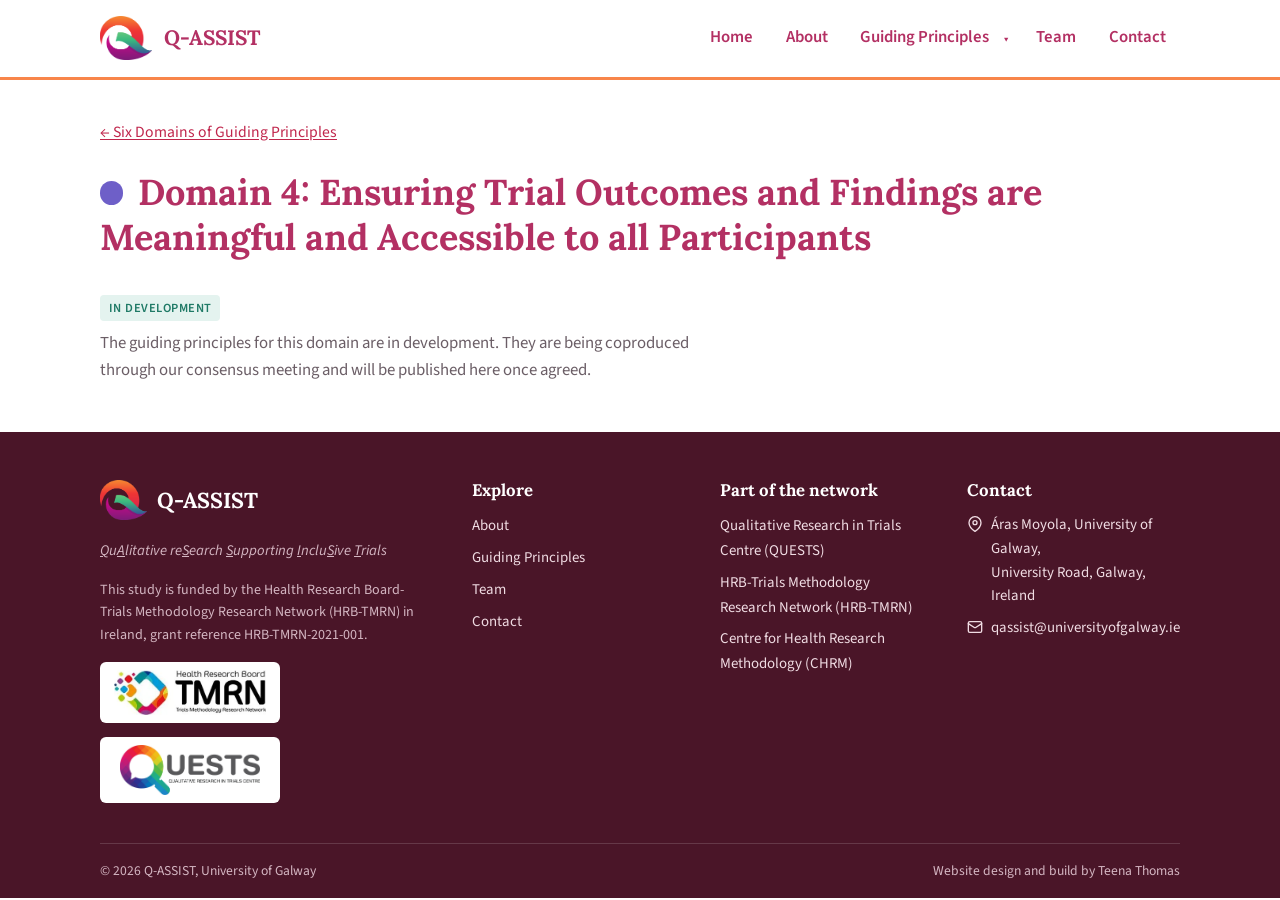
<file: improving-data.html>
<!DOCTYPE html>
<html lang="en">
<head>
  <meta charset="UTF-8">
  <meta name="viewport" content="width=device-width, initial-scale=1">
  <title>Ensuring Trial Outcomes and Findings are Meaningful and Accessible to all Participants — Q-ASSIST</title>
  <meta name="description" content="Guiding principles for the Ensuring Trial Outcomes and Findings are Meaningful and Accessible to all Participants domain of the Q-ASSIST study.">
  <link rel="preconnect" href="https://fonts.googleapis.com">
  <link rel="preconnect" href="https://fonts.gstatic.com" crossorigin>
  <link href="https://fonts.googleapis.com/css2?family=Lora:wght@400;700&family=Source+Sans+3:wght@400;600;700&display=swap" rel="stylesheet">
  <link rel="stylesheet" href="css/styles.css">
</head>
<body>
  <a class="skip-link" href="#main-content">Skip to main content</a>

  <header class="site-header">
    <div class="header-inner">
      <a class="brand" href="index.html">
        <img src="assets/qassist-logo-mark.png" alt="Q-ASSIST logo">
        <span class="brand-name">Q-ASSIST</span>
      </a>
      <button class="menu-toggle" type="button" aria-expanded="false" aria-controls="site-nav">Menu</button>
      <nav id="site-nav" class="site-nav" aria-label="Main">
        <ul>
          <li><a href="index.html">Home</a></li>
          <li><a href="about.html">About</a></li>
          <li class="dropdown">
            <div class="dropdown-label">
              <a class="dropdown-link" href="guiding-principles.html">Guiding Principles</a>
              <button class="dropdown-toggle" type="button" aria-expanded="false" aria-haspopup="true" aria-controls="gp-menu" aria-label="Open Guiding Principles menu">
                <span class="chevron" aria-hidden="true">&#9662;</span>
              </button>
            </div>
            <ul id="gp-menu" class="dropdown-menu">
              <li><a href="guiding-principles.html"><strong>Overview: Six Domains</strong></a></li>
              <li><a href="designing-inclusion-early.html"><span class="domain-dot" style="background: var(--domain-1);" aria-hidden="true"></span>Designing and embedding Inclusion Early</a></li>
              <li><a href="building-relationships.html"><span class="domain-dot" style="background: var(--domain-2);" aria-hidden="true"></span>Building Relationships with Communities and Participants to Enable Inclusive Participation</a></li>
              <li><a href="strengthening-trial-teams.html"><span class="domain-dot" style="background: var(--domain-3);" aria-hidden="true"></span>Equipping Trial Teams to Deliver Inclusive Trials</a></li>
              <li><a href="improving-data.html" aria-current="page"><span class="domain-dot" style="background: var(--domain-4);" aria-hidden="true"></span>Ensuring Trial Outcomes and Findings are Meaningful and Accessible to all Participants</a></li>
              <li><a href="returning-findings.html"><span class="domain-dot" style="background: var(--domain-5);" aria-hidden="true"></span>Extending Inclusion Beyond the Trial</a></li>
              <li><a href="system-enablers.html"><span class="domain-dot" style="background: var(--domain-6);" aria-hidden="true"></span>System Enablers</a></li>
            </ul>
          </li>
          <li><a href="team.html">Team</a></li>
          <li><a href="contact.html">Contact</a></li>
        </ul>
      </nav>
    </div>
  </header>

  <main id="main-content" class="container">

    <p class="breadcrumb"><a href="guiding-principles.html">&larr; Six Domains of Guiding Principles</a></p>

    <h1><span class="domain-dot" style="background: var(--domain-4);" aria-hidden="true"></span>Domain 4: Ensuring Trial Outcomes and Findings are Meaningful and Accessible to all Participants</h1>

    <div class="domain-status">
      <span class="status-pill">In development</span>
      <p>The guiding principles for this domain are in development. They are being coproduced through our consensus meeting and will be published here once agreed.</p>
    </div>

    <!--
    <section aria-labelledby="intro-heading">
      <h2 id="intro-heading">Introduction</h2>
      <p></p>
    </section>

    <section aria-labelledby="challenge-heading">
      <h2 id="challenge-heading">The challenge this domain addresses</h2>
      <p></p>
    </section>

    <section aria-labelledby="principles-heading">
      <h2 id="principles-heading">Guiding principles</h2>
      <ol>
        <li></li>
      </ol>
    </section>

    <section aria-labelledby="practice-heading">
      <h2 id="practice-heading">How and what trial teams can do differently</h2>
      <p></p>
    </section>

    <section aria-labelledby="example-heading">
      <h2 id="example-heading">An example</h2>
      <p></p>
    </section>

    <section aria-labelledby="video-heading">
      <h2 id="video-heading">Short video</h2>
    </section>
    -->

  </main>

  <footer class="site-footer">
    <div class="container">
      <div class="footer-main">

        <div class="footer-brand-col">
          <div class="footer-brand">
            <a href="index.html">
              <img src="assets/qassist-logo-mark.png" alt="Q-ASSIST logo">
              <span class="brand-name">Q-ASSIST</span>
            </a>
          </div>
          <p class="footer-tagline"><u>Q</u>u<u>A</u>litative re<u>S</u>earch <u>S</u>upporting <u>I</u>nclu<u>S</u>ive <u>T</u>rials</p>
          <p class="footer-funding">This study is funded by the Health Research Board-Trials Methodology Research Network (HRB-TMRN) in Ireland, grant reference HRB-TMRN-2021-001.</p>
          <div class="footer-logos">
            <div class="footer-logo-panel"><img src="assets/hrb-tmrn-logo.png" alt="HRB-TMRN logo"></div>
            <div class="footer-logo-panel"><img src="assets/quests-logo.png" alt="QUESTS logo"></div>
          </div>
        </div>

        <div class="footer-col">
          <h3>Explore</h3>
          <ul>
            <li><a href="about.html">About</a></li>
            <li><a href="guiding-principles.html">Guiding Principles</a></li>
            <li><a href="team.html">Team</a></li>
            <li><a href="contact.html">Contact</a></li>
          </ul>
        </div>

        <div class="footer-col">
          <h3>Part of the network</h3>
          <ul>
            <li><a href="https://www.hrb-tmrn.ie/research-innovation/qualitative-research-in-trials/" target="_blank" rel="noopener">Qualitative Research in Trials Centre (QUESTS)</a></li>
            <li><a href="https://www.hrb-tmrn.ie/" target="_blank" rel="noopener">HRB-Trials Methodology Research Network (HRB-TMRN)</a></li>
            <li><a href="https://www.chrm.ie/index.html" target="_blank" rel="noopener">Centre for Health Research Methodology (CHRM)</a></li>
          </ul>
        </div>

        <div class="footer-col">
          <h3>Contact</h3>
          <div class="footer-contact-line">
            <svg width="16" height="16" viewBox="0 0 24 24" fill="none" stroke="currentColor" stroke-width="2" stroke-linecap="round" stroke-linejoin="round" aria-hidden="true"><path d="M21 10c0 7-9 13-9 13S3 17 3 10a9 9 0 1 1 18 0z"/><circle cx="12" cy="10" r="3"/></svg>
            <span>Áras Moyola, University of Galway,<br>University Road, Galway, Ireland</span>
          </div>
          <div class="footer-contact-line">
            <svg width="16" height="16" viewBox="0 0 24 24" fill="none" stroke="currentColor" stroke-width="2" stroke-linecap="round" stroke-linejoin="round" aria-hidden="true"><rect x="2" y="4" width="20" height="16" rx="2"/><path d="m22 7-8.97 5.7a1.94 1.94 0 0 1-2.06 0L2 7"/></svg>
            <a href="mailto:qassist@universityofgalway.ie">qassist@universityofgalway.ie</a>
          </div>
        </div>

      </div>
      <div class="footer-bottom">
        <span>&copy; 2026 Q-ASSIST, University of Galway</span>
        <span>Website design and build by Teena Thomas</span>
      </div>
    </div>
  </footer>

  <script src="js/main.js"></script>
</body>
</html>
</file>
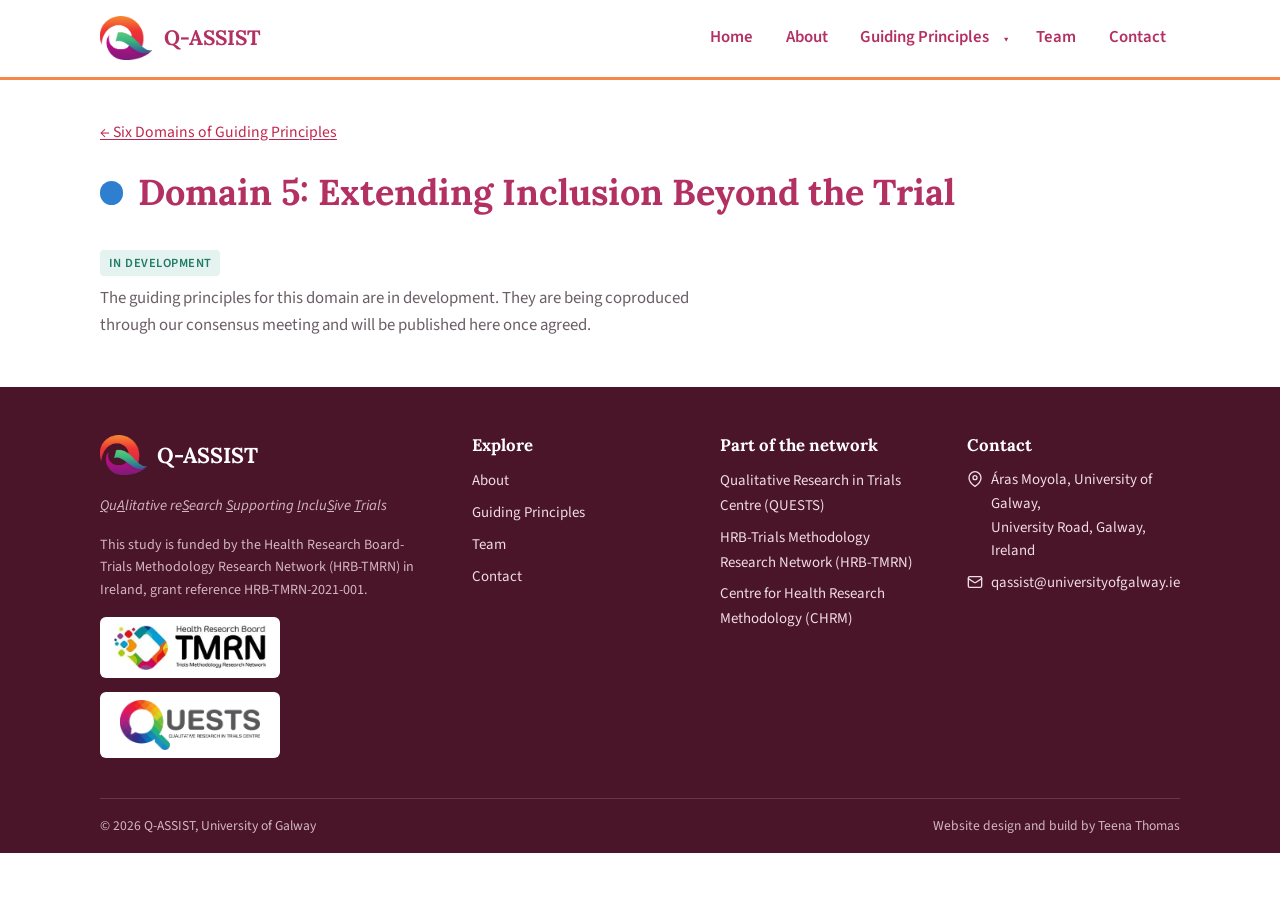
<file: returning-findings.html>
<!DOCTYPE html>
<html lang="en">
<head>
  <meta charset="UTF-8">
  <meta name="viewport" content="width=device-width, initial-scale=1">
  <title>Extending Inclusion Beyond the Trial — Q-ASSIST</title>
  <meta name="description" content="Guiding principles for the Extending Inclusion Beyond the Trial domain of the Q-ASSIST study.">
  <link rel="preconnect" href="https://fonts.googleapis.com">
  <link rel="preconnect" href="https://fonts.gstatic.com" crossorigin>
  <link href="https://fonts.googleapis.com/css2?family=Lora:wght@400;700&family=Source+Sans+3:wght@400;600;700&display=swap" rel="stylesheet">
  <link rel="stylesheet" href="css/styles.css">
</head>
<body>
  <a class="skip-link" href="#main-content">Skip to main content</a>

  <header class="site-header">
    <div class="header-inner">
      <a class="brand" href="index.html">
        <img src="assets/qassist-logo-mark.png" alt="Q-ASSIST logo">
        <span class="brand-name">Q-ASSIST</span>
      </a>
      <button class="menu-toggle" type="button" aria-expanded="false" aria-controls="site-nav">Menu</button>
      <nav id="site-nav" class="site-nav" aria-label="Main">
        <ul>
          <li><a href="index.html">Home</a></li>
          <li><a href="about.html">About</a></li>
          <li class="dropdown">
            <div class="dropdown-label">
              <a class="dropdown-link" href="guiding-principles.html">Guiding Principles</a>
              <button class="dropdown-toggle" type="button" aria-expanded="false" aria-haspopup="true" aria-controls="gp-menu" aria-label="Open Guiding Principles menu">
                <span class="chevron" aria-hidden="true">&#9662;</span>
              </button>
            </div>
            <ul id="gp-menu" class="dropdown-menu">
              <li><a href="guiding-principles.html"><strong>Overview: Six Domains</strong></a></li>
              <li><a href="designing-inclusion-early.html"><span class="domain-dot" style="background: var(--domain-1);" aria-hidden="true"></span>Designing and embedding Inclusion Early</a></li>
              <li><a href="building-relationships.html"><span class="domain-dot" style="background: var(--domain-2);" aria-hidden="true"></span>Building Relationships with Communities and Participants to Enable Inclusive Participation</a></li>
              <li><a href="strengthening-trial-teams.html"><span class="domain-dot" style="background: var(--domain-3);" aria-hidden="true"></span>Equipping Trial Teams to Deliver Inclusive Trials</a></li>
              <li><a href="improving-data.html"><span class="domain-dot" style="background: var(--domain-4);" aria-hidden="true"></span>Ensuring Trial Outcomes and Findings are Meaningful and Accessible to all Participants</a></li>
              <li><a href="returning-findings.html" aria-current="page"><span class="domain-dot" style="background: var(--domain-5);" aria-hidden="true"></span>Extending Inclusion Beyond the Trial</a></li>
              <li><a href="system-enablers.html"><span class="domain-dot" style="background: var(--domain-6);" aria-hidden="true"></span>System Enablers</a></li>
            </ul>
          </li>
          <li><a href="team.html">Team</a></li>
          <li><a href="contact.html">Contact</a></li>
        </ul>
      </nav>
    </div>
  </header>

  <main id="main-content" class="container">

    <p class="breadcrumb"><a href="guiding-principles.html">&larr; Six Domains of Guiding Principles</a></p>

    <h1><span class="domain-dot" style="background: var(--domain-5);" aria-hidden="true"></span>Domain 5: Extending Inclusion Beyond the Trial</h1>

    <div class="domain-status">
      <span class="status-pill">In development</span>
      <p>The guiding principles for this domain are in development. They are being coproduced through our consensus meeting and will be published here once agreed.</p>
    </div>

    <!--
    <section aria-labelledby="intro-heading">
      <h2 id="intro-heading">Introduction</h2>
      <p></p>
    </section>

    <section aria-labelledby="challenge-heading">
      <h2 id="challenge-heading">The challenge this domain addresses</h2>
      <p></p>
    </section>

    <section aria-labelledby="principles-heading">
      <h2 id="principles-heading">Guiding principles</h2>
      <ol>
        <li></li>
      </ol>
    </section>

    <section aria-labelledby="practice-heading">
      <h2 id="practice-heading">How and what trial teams can do differently</h2>
      <p></p>
    </section>

    <section aria-labelledby="example-heading">
      <h2 id="example-heading">An example</h2>
      <p></p>
    </section>

    <section aria-labelledby="video-heading">
      <h2 id="video-heading">Short video</h2>
    </section>
    -->

  </main>

  <footer class="site-footer">
    <div class="container">
      <div class="footer-main">

        <div class="footer-brand-col">
          <div class="footer-brand">
            <a href="index.html">
              <img src="assets/qassist-logo-mark.png" alt="Q-ASSIST logo">
              <span class="brand-name">Q-ASSIST</span>
            </a>
          </div>
          <p class="footer-tagline"><u>Q</u>u<u>A</u>litative re<u>S</u>earch <u>S</u>upporting <u>I</u>nclu<u>S</u>ive <u>T</u>rials</p>
          <p class="footer-funding">This study is funded by the Health Research Board-Trials Methodology Research Network (HRB-TMRN) in Ireland, grant reference HRB-TMRN-2021-001.</p>
          <div class="footer-logos">
            <div class="footer-logo-panel"><img src="assets/hrb-tmrn-logo.png" alt="HRB-TMRN logo"></div>
            <div class="footer-logo-panel"><img src="assets/quests-logo.png" alt="QUESTS logo"></div>
          </div>
        </div>

        <div class="footer-col">
          <h3>Explore</h3>
          <ul>
            <li><a href="about.html">About</a></li>
            <li><a href="guiding-principles.html">Guiding Principles</a></li>
            <li><a href="team.html">Team</a></li>
            <li><a href="contact.html">Contact</a></li>
          </ul>
        </div>

        <div class="footer-col">
          <h3>Part of the network</h3>
          <ul>
            <li><a href="https://www.hrb-tmrn.ie/research-innovation/qualitative-research-in-trials/" target="_blank" rel="noopener">Qualitative Research in Trials Centre (QUESTS)</a></li>
            <li><a href="https://www.hrb-tmrn.ie/" target="_blank" rel="noopener">HRB-Trials Methodology Research Network (HRB-TMRN)</a></li>
            <li><a href="https://www.chrm.ie/index.html" target="_blank" rel="noopener">Centre for Health Research Methodology (CHRM)</a></li>
          </ul>
        </div>

        <div class="footer-col">
          <h3>Contact</h3>
          <div class="footer-contact-line">
            <svg width="16" height="16" viewBox="0 0 24 24" fill="none" stroke="currentColor" stroke-width="2" stroke-linecap="round" stroke-linejoin="round" aria-hidden="true"><path d="M21 10c0 7-9 13-9 13S3 17 3 10a9 9 0 1 1 18 0z"/><circle cx="12" cy="10" r="3"/></svg>
            <span>Áras Moyola, University of Galway,<br>University Road, Galway, Ireland</span>
          </div>
          <div class="footer-contact-line">
            <svg width="16" height="16" viewBox="0 0 24 24" fill="none" stroke="currentColor" stroke-width="2" stroke-linecap="round" stroke-linejoin="round" aria-hidden="true"><rect x="2" y="4" width="20" height="16" rx="2"/><path d="m22 7-8.97 5.7a1.94 1.94 0 0 1-2.06 0L2 7"/></svg>
            <a href="mailto:qassist@universityofgalway.ie">qassist@universityofgalway.ie</a>
          </div>
        </div>

      </div>
      <div class="footer-bottom">
        <span>&copy; 2026 Q-ASSIST, University of Galway</span>
        <span>Website design and build by Teena Thomas</span>
      </div>
    </div>
  </footer>

  <script src="js/main.js"></script>
</body>
</html>
</file>
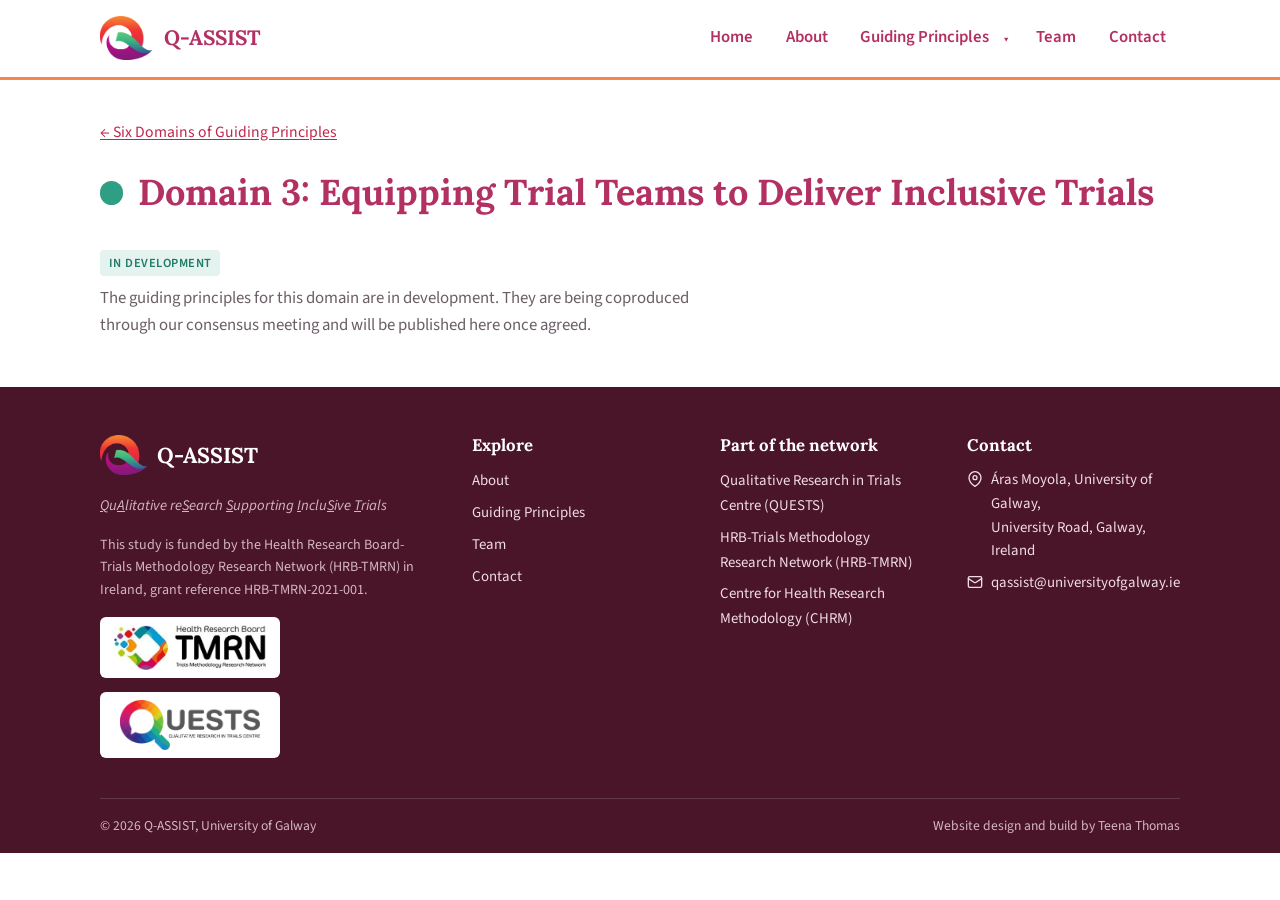
<file: strengthening-trial-teams.html>
<!DOCTYPE html>
<html lang="en">
<head>
  <meta charset="UTF-8">
  <meta name="viewport" content="width=device-width, initial-scale=1">
  <title>Equipping Trial Teams to Deliver Inclusive Trials — Q-ASSIST</title>
  <meta name="description" content="Guiding principles for the Equipping Trial Teams to Deliver Inclusive Trials domain of the Q-ASSIST study.">
  <link rel="preconnect" href="https://fonts.googleapis.com">
  <link rel="preconnect" href="https://fonts.gstatic.com" crossorigin>
  <link href="https://fonts.googleapis.com/css2?family=Lora:wght@400;700&family=Source+Sans+3:wght@400;600;700&display=swap" rel="stylesheet">
  <link rel="stylesheet" href="css/styles.css">
</head>
<body>
  <a class="skip-link" href="#main-content">Skip to main content</a>

  <header class="site-header">
    <div class="header-inner">
      <a class="brand" href="index.html">
        <img src="assets/qassist-logo-mark.png" alt="Q-ASSIST logo">
        <span class="brand-name">Q-ASSIST</span>
      </a>
      <button class="menu-toggle" type="button" aria-expanded="false" aria-controls="site-nav">Menu</button>
      <nav id="site-nav" class="site-nav" aria-label="Main">
        <ul>
          <li><a href="index.html">Home</a></li>
          <li><a href="about.html">About</a></li>
          <li class="dropdown">
            <div class="dropdown-label">
              <a class="dropdown-link" href="guiding-principles.html">Guiding Principles</a>
              <button class="dropdown-toggle" type="button" aria-expanded="false" aria-haspopup="true" aria-controls="gp-menu" aria-label="Open Guiding Principles menu">
                <span class="chevron" aria-hidden="true">&#9662;</span>
              </button>
            </div>
            <ul id="gp-menu" class="dropdown-menu">
              <li><a href="guiding-principles.html"><strong>Overview: Six Domains</strong></a></li>
              <li><a href="designing-inclusion-early.html"><span class="domain-dot" style="background: var(--domain-1);" aria-hidden="true"></span>Designing and embedding Inclusion Early</a></li>
              <li><a href="building-relationships.html"><span class="domain-dot" style="background: var(--domain-2);" aria-hidden="true"></span>Building Relationships with Communities and Participants to Enable Inclusive Participation</a></li>
              <li><a href="strengthening-trial-teams.html" aria-current="page"><span class="domain-dot" style="background: var(--domain-3);" aria-hidden="true"></span>Equipping Trial Teams to Deliver Inclusive Trials</a></li>
              <li><a href="improving-data.html"><span class="domain-dot" style="background: var(--domain-4);" aria-hidden="true"></span>Ensuring Trial Outcomes and Findings are Meaningful and Accessible to all Participants</a></li>
              <li><a href="returning-findings.html"><span class="domain-dot" style="background: var(--domain-5);" aria-hidden="true"></span>Extending Inclusion Beyond the Trial</a></li>
              <li><a href="system-enablers.html"><span class="domain-dot" style="background: var(--domain-6);" aria-hidden="true"></span>System Enablers</a></li>
            </ul>
          </li>
          <li><a href="team.html">Team</a></li>
          <li><a href="contact.html">Contact</a></li>
        </ul>
      </nav>
    </div>
  </header>

  <main id="main-content" class="container">

    <p class="breadcrumb"><a href="guiding-principles.html">&larr; Six Domains of Guiding Principles</a></p>

    <h1><span class="domain-dot" style="background: var(--domain-3);" aria-hidden="true"></span>Domain 3: Equipping Trial Teams to Deliver Inclusive Trials</h1>

    <div class="domain-status">
      <span class="status-pill">In development</span>
      <p>The guiding principles for this domain are in development. They are being coproduced through our consensus meeting and will be published here once agreed.</p>
    </div>

    <!--
    <section aria-labelledby="intro-heading">
      <h2 id="intro-heading">Introduction</h2>
      <p></p>
    </section>

    <section aria-labelledby="challenge-heading">
      <h2 id="challenge-heading">The challenge this domain addresses</h2>
      <p></p>
    </section>

    <section aria-labelledby="principles-heading">
      <h2 id="principles-heading">Guiding principles</h2>
      <ol>
        <li></li>
      </ol>
    </section>

    <section aria-labelledby="practice-heading">
      <h2 id="practice-heading">How and what trial teams can do differently</h2>
      <p></p>
    </section>

    <section aria-labelledby="example-heading">
      <h2 id="example-heading">An example</h2>
      <p></p>
    </section>

    <section aria-labelledby="video-heading">
      <h2 id="video-heading">Short video</h2>
    </section>
    -->

  </main>

  <footer class="site-footer">
    <div class="container">
      <div class="footer-main">

        <div class="footer-brand-col">
          <div class="footer-brand">
            <a href="index.html">
              <img src="assets/qassist-logo-mark.png" alt="Q-ASSIST logo">
              <span class="brand-name">Q-ASSIST</span>
            </a>
          </div>
          <p class="footer-tagline"><u>Q</u>u<u>A</u>litative re<u>S</u>earch <u>S</u>upporting <u>I</u>nclu<u>S</u>ive <u>T</u>rials</p>
          <p class="footer-funding">This study is funded by the Health Research Board-Trials Methodology Research Network (HRB-TMRN) in Ireland, grant reference HRB-TMRN-2021-001.</p>
          <div class="footer-logos">
            <div class="footer-logo-panel"><img src="assets/hrb-tmrn-logo.png" alt="HRB-TMRN logo"></div>
            <div class="footer-logo-panel"><img src="assets/quests-logo.png" alt="QUESTS logo"></div>
          </div>
        </div>

        <div class="footer-col">
          <h3>Explore</h3>
          <ul>
            <li><a href="about.html">About</a></li>
            <li><a href="guiding-principles.html">Guiding Principles</a></li>
            <li><a href="team.html">Team</a></li>
            <li><a href="contact.html">Contact</a></li>
          </ul>
        </div>

        <div class="footer-col">
          <h3>Part of the network</h3>
          <ul>
            <li><a href="https://www.hrb-tmrn.ie/research-innovation/qualitative-research-in-trials/" target="_blank" rel="noopener">Qualitative Research in Trials Centre (QUESTS)</a></li>
            <li><a href="https://www.hrb-tmrn.ie/" target="_blank" rel="noopener">HRB-Trials Methodology Research Network (HRB-TMRN)</a></li>
            <li><a href="https://www.chrm.ie/index.html" target="_blank" rel="noopener">Centre for Health Research Methodology (CHRM)</a></li>
          </ul>
        </div>

        <div class="footer-col">
          <h3>Contact</h3>
          <div class="footer-contact-line">
            <svg width="16" height="16" viewBox="0 0 24 24" fill="none" stroke="currentColor" stroke-width="2" stroke-linecap="round" stroke-linejoin="round" aria-hidden="true"><path d="M21 10c0 7-9 13-9 13S3 17 3 10a9 9 0 1 1 18 0z"/><circle cx="12" cy="10" r="3"/></svg>
            <span>Áras Moyola, University of Galway,<br>University Road, Galway, Ireland</span>
          </div>
          <div class="footer-contact-line">
            <svg width="16" height="16" viewBox="0 0 24 24" fill="none" stroke="currentColor" stroke-width="2" stroke-linecap="round" stroke-linejoin="round" aria-hidden="true"><rect x="2" y="4" width="20" height="16" rx="2"/><path d="m22 7-8.97 5.7a1.94 1.94 0 0 1-2.06 0L2 7"/></svg>
            <a href="mailto:qassist@universityofgalway.ie">qassist@universityofgalway.ie</a>
          </div>
        </div>

      </div>
      <div class="footer-bottom">
        <span>&copy; 2026 Q-ASSIST, University of Galway</span>
        <span>Website design and build by Teena Thomas</span>
      </div>
    </div>
  </footer>

  <script src="js/main.js"></script>
</body>
</html>
</file>
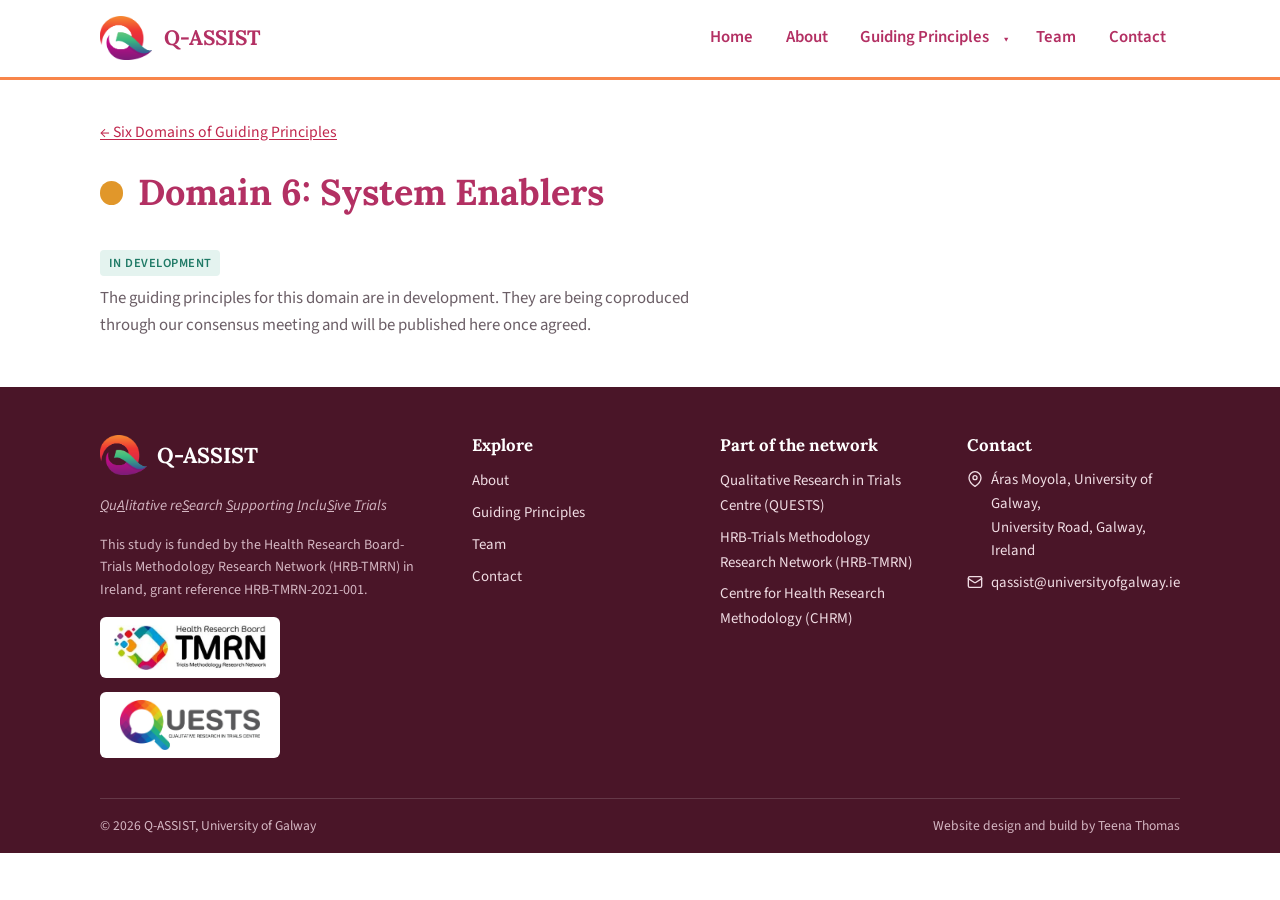
<file: system-enablers.html>
<!DOCTYPE html>
<html lang="en">
<head>
  <meta charset="UTF-8">
  <meta name="viewport" content="width=device-width, initial-scale=1">
  <title>System Enablers — Q-ASSIST</title>
  <meta name="description" content="Guiding principles for the System Enablers domain of the Q-ASSIST study.">
  <link rel="preconnect" href="https://fonts.googleapis.com">
  <link rel="preconnect" href="https://fonts.gstatic.com" crossorigin>
  <link href="https://fonts.googleapis.com/css2?family=Lora:wght@400;700&family=Source+Sans+3:wght@400;600;700&display=swap" rel="stylesheet">
  <link rel="stylesheet" href="css/styles.css">
</head>
<body>
  <a class="skip-link" href="#main-content">Skip to main content</a>

  <header class="site-header">
    <div class="header-inner">
      <a class="brand" href="index.html">
        <img src="assets/qassist-logo-mark.png" alt="Q-ASSIST logo">
        <span class="brand-name">Q-ASSIST</span>
      </a>
      <button class="menu-toggle" type="button" aria-expanded="false" aria-controls="site-nav">Menu</button>
      <nav id="site-nav" class="site-nav" aria-label="Main">
        <ul>
          <li><a href="index.html">Home</a></li>
          <li><a href="about.html">About</a></li>
          <li class="dropdown">
            <div class="dropdown-label">
              <a class="dropdown-link" href="guiding-principles.html">Guiding Principles</a>
              <button class="dropdown-toggle" type="button" aria-expanded="false" aria-haspopup="true" aria-controls="gp-menu" aria-label="Open Guiding Principles menu">
                <span class="chevron" aria-hidden="true">&#9662;</span>
              </button>
            </div>
            <ul id="gp-menu" class="dropdown-menu">
              <li><a href="guiding-principles.html"><strong>Overview: Six Domains</strong></a></li>
              <li><a href="designing-inclusion-early.html"><span class="domain-dot" style="background: var(--domain-1);" aria-hidden="true"></span>Designing and embedding Inclusion Early</a></li>
              <li><a href="building-relationships.html"><span class="domain-dot" style="background: var(--domain-2);" aria-hidden="true"></span>Building Relationships with Communities and Participants to Enable Inclusive Participation</a></li>
              <li><a href="strengthening-trial-teams.html"><span class="domain-dot" style="background: var(--domain-3);" aria-hidden="true"></span>Equipping Trial Teams to Deliver Inclusive Trials</a></li>
              <li><a href="improving-data.html"><span class="domain-dot" style="background: var(--domain-4);" aria-hidden="true"></span>Ensuring Trial Outcomes and Findings are Meaningful and Accessible to all Participants</a></li>
              <li><a href="returning-findings.html"><span class="domain-dot" style="background: var(--domain-5);" aria-hidden="true"></span>Extending Inclusion Beyond the Trial</a></li>
              <li><a href="system-enablers.html" aria-current="page"><span class="domain-dot" style="background: var(--domain-6);" aria-hidden="true"></span>System Enablers</a></li>
            </ul>
          </li>
          <li><a href="team.html">Team</a></li>
          <li><a href="contact.html">Contact</a></li>
        </ul>
      </nav>
    </div>
  </header>

  <main id="main-content" class="container">

    <p class="breadcrumb"><a href="guiding-principles.html">&larr; Six Domains of Guiding Principles</a></p>

    <h1><span class="domain-dot" style="background: var(--domain-6);" aria-hidden="true"></span>Domain 6: System Enablers</h1>

    <div class="domain-status">
      <span class="status-pill">In development</span>
      <p>The guiding principles for this domain are in development. They are being coproduced through our consensus meeting and will be published here once agreed.</p>
    </div>

    <!--
    <section aria-labelledby="intro-heading">
      <h2 id="intro-heading">Introduction</h2>
      <p></p>
    </section>

    <section aria-labelledby="challenge-heading">
      <h2 id="challenge-heading">The challenge this domain addresses</h2>
      <p></p>
    </section>

    <section aria-labelledby="principles-heading">
      <h2 id="principles-heading">Guiding principles</h2>
      <ol>
        <li></li>
      </ol>
    </section>

    <section aria-labelledby="practice-heading">
      <h2 id="practice-heading">How and what trial teams can do differently</h2>
      <p></p>
    </section>

    <section aria-labelledby="example-heading">
      <h2 id="example-heading">An example</h2>
      <p></p>
    </section>

    <section aria-labelledby="video-heading">
      <h2 id="video-heading">Short video</h2>
    </section>
    -->

  </main>

  <footer class="site-footer">
    <div class="container">
      <div class="footer-main">

        <div class="footer-brand-col">
          <div class="footer-brand">
            <a href="index.html">
              <img src="assets/qassist-logo-mark.png" alt="Q-ASSIST logo">
              <span class="brand-name">Q-ASSIST</span>
            </a>
          </div>
          <p class="footer-tagline"><u>Q</u>u<u>A</u>litative re<u>S</u>earch <u>S</u>upporting <u>I</u>nclu<u>S</u>ive <u>T</u>rials</p>
          <p class="footer-funding">This study is funded by the Health Research Board-Trials Methodology Research Network (HRB-TMRN) in Ireland, grant reference HRB-TMRN-2021-001.</p>
          <div class="footer-logos">
            <div class="footer-logo-panel"><img src="assets/hrb-tmrn-logo.png" alt="HRB-TMRN logo"></div>
            <div class="footer-logo-panel"><img src="assets/quests-logo.png" alt="QUESTS logo"></div>
          </div>
        </div>

        <div class="footer-col">
          <h3>Explore</h3>
          <ul>
            <li><a href="about.html">About</a></li>
            <li><a href="guiding-principles.html">Guiding Principles</a></li>
            <li><a href="team.html">Team</a></li>
            <li><a href="contact.html">Contact</a></li>
          </ul>
        </div>

        <div class="footer-col">
          <h3>Part of the network</h3>
          <ul>
            <li><a href="https://www.hrb-tmrn.ie/research-innovation/qualitative-research-in-trials/" target="_blank" rel="noopener">Qualitative Research in Trials Centre (QUESTS)</a></li>
            <li><a href="https://www.hrb-tmrn.ie/" target="_blank" rel="noopener">HRB-Trials Methodology Research Network (HRB-TMRN)</a></li>
            <li><a href="https://www.chrm.ie/index.html" target="_blank" rel="noopener">Centre for Health Research Methodology (CHRM)</a></li>
          </ul>
        </div>

        <div class="footer-col">
          <h3>Contact</h3>
          <div class="footer-contact-line">
            <svg width="16" height="16" viewBox="0 0 24 24" fill="none" stroke="currentColor" stroke-width="2" stroke-linecap="round" stroke-linejoin="round" aria-hidden="true"><path d="M21 10c0 7-9 13-9 13S3 17 3 10a9 9 0 1 1 18 0z"/><circle cx="12" cy="10" r="3"/></svg>
            <span>Áras Moyola, University of Galway,<br>University Road, Galway, Ireland</span>
          </div>
          <div class="footer-contact-line">
            <svg width="16" height="16" viewBox="0 0 24 24" fill="none" stroke="currentColor" stroke-width="2" stroke-linecap="round" stroke-linejoin="round" aria-hidden="true"><rect x="2" y="4" width="20" height="16" rx="2"/><path d="m22 7-8.97 5.7a1.94 1.94 0 0 1-2.06 0L2 7"/></svg>
            <a href="mailto:qassist@universityofgalway.ie">qassist@universityofgalway.ie</a>
          </div>
        </div>

      </div>
      <div class="footer-bottom">
        <span>&copy; 2026 Q-ASSIST, University of Galway</span>
        <span>Website design and build by Teena Thomas</span>
      </div>
    </div>
  </footer>

  <script src="js/main.js"></script>
</body>
</html>
</file>
<file: css/styles.css>
/* ==========================================================================
   Q-ASSIST shared stylesheet
   Clean, calm, academic style. WCAG AA colour contrast throughout.
   ========================================================================== */

:root {
  /* Colour palette — "Option C, light blush", drawn from the Q-ASSIST logo.
     All text/background pairs meet WCAG AA. */
  --colour-ink: #443a40;          /* body text — soft charcoal */
  --colour-ink-soft: #6b5e66;     /* secondary text (6.1:1 on white) */
  --colour-heading: #b33063;      /* headings and nav text (6.0:1 on white) */
  --colour-primary: #c0264c;      /* links and primary buttons (5.8:1 on white) */
  --colour-primary-dark: #98203d; /* link/button hover */
  --colour-accent: #2e9e84;       /* soft teal — secondary accent fills/borders */
  --colour-accent-ink: #1f7a66;   /* darker teal for teal TEXT (5.2:1 on white) */
  --colour-accent-soft: #e4f3ef;  /* pale teal tint */
  --colour-decor: #f8854a;        /* soft orange — DECORATIVE ONLY (hover
                                     underlines, thin dividers, icons on a
                                     coloured band); never body text,
                                     headings, or links */
  --colour-bg: #ffffff;
  --colour-bg-soft: #fceff2;      /* pale blush tint for section bands */
  --colour-border: #ece2e6;       /* thin light borders and rules */
  --colour-focus: #1f7a66;        /* focus outline (5.2:1 on white) */

  /* Domain colours — exact roadmap colours; decorative use only
     (card bars, dots, marker fills); supporting text always sits nearby. */
  --domain-1: #c0264c;            /* Designing and embedding Inclusion Early */
  --domain-2: #e27a2c;            /* Building Relationships with Communities ... */
  --domain-3: #2e9e84;            /* Equipping Trial Teams to Deliver Inclusive Trials */
  --domain-4: #6e5fc8;            /* Ensuring Trial Outcomes and Findings ... */
  --domain-5: #2f7fd0;            /* Extending Inclusion Beyond the Trial */
  --domain-6: #e1972a;            /* System Enablers (cross-cutting) */

  --font-body: "Source Sans 3", "Segoe UI", Arial, sans-serif;
  --font-heading: "Lora", Georgia, "Times New Roman", serif;

  --max-width: 70rem;
}

/* --------------------------------------------------------------------------
   Base
   -------------------------------------------------------------------------- */

*,
*::before,
*::after {
  box-sizing: border-box;
}

html {
  scroll-behavior: smooth;
}

@media (prefers-reduced-motion: reduce) {
  html {
    scroll-behavior: auto;
  }
  *,
  *::before,
  *::after {
    transition: none !important;
    animation: none !important;
  }
}

body {
  margin: 0;
  font-family: var(--font-body);
  font-size: 1.125rem;       /* 18px base for readability */
  line-height: 1.65;
  color: var(--colour-ink);
  background-color: var(--colour-bg);
}

h1, h2, h3, h4 {
  font-family: var(--font-heading);
  color: var(--colour-heading);
  line-height: 1.25;
  margin: 0 0 0.6em;
}

h1 { font-size: 2.25rem; }
h2 { font-size: 1.75rem; margin-top: 1.5em; }
h3 { font-size: 1.35rem; margin-top: 1.2em; }

p {
  margin: 0 0 1em;
}

a {
  color: var(--colour-primary);
  text-decoration: underline;
  text-underline-offset: 0.15em;
}

a:hover {
  color: var(--colour-primary-dark);
  text-decoration-color: var(--colour-decor); /* decorative underline only */
}

img {
  max-width: 100%;
  height: auto;
}

ul, ol {
  padding-left: 1.4em;
}

/* Visible focus indicator everywhere, for keyboard users */
a:focus-visible,
button:focus-visible,
summary:focus-visible {
  outline: 3px solid var(--colour-focus);
  outline-offset: 2px;
  border-radius: 2px;
}

/* Skip link — first focusable element on every page */
.skip-link {
  position: absolute;
  left: -999px;
  top: 0;
  background: var(--colour-primary-dark);
  color: #ffffff;
  padding: 0.6em 1em;
  z-index: 100;
}

.skip-link:focus {
  left: 0;
  color: #ffffff;
}

/* Shared layout container */
.container {
  max-width: var(--max-width);
  margin: 0 auto;
  padding: 0 1.25rem;
}

main {
  padding: 2rem 0 3rem;
}

main.container {
  padding-top: 2.5rem;
}

/* Placeholder styling — makes every [PLACEHOLDER] block easy to spot */
.placeholder {
  background: #fdf6ec;
  border: 2px dashed #c8a06a;
  border-radius: 6px;
  padding: 0.75rem 1rem;
  color: #6b4a14;
  font-style: italic;
}

.placeholder-inline {
  background: #fdf6ec;
  border: 1px dashed #c8a06a;
  border-radius: 4px;
  padding: 0 0.3em;
  color: #6b4a14;
  font-style: italic;
}

/* --------------------------------------------------------------------------
   Header and navigation
   -------------------------------------------------------------------------- */

.site-header {
  background: var(--colour-bg);
  border-bottom: 3px solid var(--colour-decor); /* thin decorative divider */
}

.header-inner {
  display: flex;
  align-items: center;
  justify-content: space-between;
  gap: 1rem;
  padding: 0.9rem 1.25rem;
  max-width: var(--max-width);
  margin: 0 auto;
  flex-wrap: wrap;
}

/* Home page only: header has no brand mark (the full logo already sits in
   the hero below), so push the nav to the right instead of space-between. */
.site-header--no-brand .header-inner {
  justify-content: flex-end;
}

.brand {
  display: inline-flex;
  align-items: center;
  gap: 0.75rem;
  text-decoration: none;
}

.brand img {
  height: 44px;
  width: auto;
}

.brand-name {
  font-family: var(--font-heading);
  font-size: 1.3rem;
  font-weight: 700;
  color: var(--colour-heading);
}

/* Mobile menu toggle (hidden on wide screens) */
.menu-toggle {
  display: none;
  background: var(--colour-primary);
  color: #ffffff;
  border: none;
  border-radius: 6px;
  padding: 0.55em 0.9em;
  font-size: 1rem;
  font-family: inherit;
  cursor: pointer;
}

.menu-toggle:hover {
  background: var(--colour-primary-dark);
}

/* Top-level list only (">" keeps this off the nested dropdown <ul>,
   which must stay display:none until opened) */
.site-nav > ul {
  list-style: none;
  display: flex;
  align-items: center;
  gap: 0.25rem;
  margin: 0;
  padding: 0;
}

.site-nav a,
.site-nav .dropdown-toggle {
  display: block;
  padding: 0.6em 0.85em;
  font-size: 1.05rem;
  font-weight: 600;
  color: var(--colour-heading);
  text-decoration: none;
  border-radius: 6px;
  background: none;
  border: none;
  font-family: inherit;
  cursor: pointer;
}

.site-nav a:hover,
.site-nav .dropdown-toggle:hover {
  background: var(--colour-bg-soft);
  color: var(--colour-primary-dark);
}

.site-nav a[aria-current="page"] {
  font-weight: 700;
  color: var(--colour-primary-dark);
  box-shadow: inset 0 -3px 0 var(--colour-decor);
}

/* Dropdown */
.dropdown {
  position: relative;
}

/* Split control: the label is a normal link to the overview page; the
   chevron button beside it toggles the dropdown */
.dropdown-label {
  display: flex;
  align-items: stretch;
}

.dropdown-label > a {
  padding-right: 0.3em;
  border-radius: 6px 0 0 6px;
}

.dropdown-label .dropdown-toggle {
  padding-left: 0.3em;
  padding-right: 0.6em;
  border-radius: 0 6px 6px 0;
}

.dropdown-toggle .chevron {
  display: inline-block;
  margin-left: 0.35em;
  transition: transform 0.15s ease;
  font-size: 0.8em;
}

.dropdown.open .chevron {
  transform: rotate(180deg);
}

.dropdown-menu {
  display: none;
  position: absolute;
  top: 100%;
  left: 0;
  min-width: 22rem;
  background: var(--colour-bg);
  border: 1px solid var(--colour-border);
  border-top: 3px solid var(--colour-primary);
  border-radius: 0 0 8px 8px;
  box-shadow: 0 8px 20px rgba(68, 58, 64, 0.15);
  padding: 0.4rem;
  margin: 0;
  list-style: none;
  z-index: 50;
}

.dropdown.open .dropdown-menu {
  display: block;
}

.dropdown-menu li {
  width: 100%;
}

.dropdown-menu a {
  display: block;
  width: 100%;
  padding: 0.55em 0.75em;
  font-size: 1rem;
  font-weight: 400;
  border-radius: 6px;
}

.dropdown-menu a:hover,
.dropdown-menu a:focus-visible {
  background: var(--colour-bg-soft);
}

.dropdown-menu .domain-dot {
  display: inline-block;
  width: 0.7em;
  height: 0.7em;
  border-radius: 50%;
  margin-right: 0.55em;
  vertical-align: baseline;
}

/* --------------------------------------------------------------------------
   Buttons
   -------------------------------------------------------------------------- */

.btn {
  display: inline-block;
  background: var(--colour-primary);
  color: #ffffff;
  text-decoration: none;
  font-size: 1.05rem;
  font-weight: 600;
  padding: 0.7em 1.4em;
  border-radius: 8px;
  border: 2px solid var(--colour-primary);
  cursor: pointer;
}

.btn:hover {
  background: var(--colour-primary-dark);
  border-color: var(--colour-primary-dark);
  color: #ffffff;
}

.btn-secondary {
  background: #ffffff;
  color: var(--colour-accent-ink);
  border-color: var(--colour-accent);
}

.btn-secondary:hover {
  background: var(--colour-accent-soft);
  border-color: var(--colour-accent-ink);
  color: var(--colour-accent-ink);
}

.btn-row {
  display: flex;
  flex-wrap: wrap;
  gap: 0.75rem;
  margin: 1.25rem 0;
}

/* --------------------------------------------------------------------------
   Home page
   -------------------------------------------------------------------------- */

.hero {
  background: var(--colour-bg-soft);
  border-bottom: 1px solid var(--colour-border);
  padding: 2.5rem 0;
  text-align: center;
}

.hero .hero-logo {
  display: block;
  width: 100%;
  max-width: 680px;
  height: auto;
  margin: 0 auto;
}

/* Visible only to screen readers (keeps a single h1 on the page) */
.visually-hidden {
  position: absolute;
  width: 1px;
  height: 1px;
  padding: 0;
  margin: -1px;
  overflow: hidden;
  clip: rect(0, 0, 0, 0);
  white-space: nowrap;
  border: 0;
}

/* Single-column home flow with generous vertical rhythm */
.home-flow {
  max-width: 52rem;
}

.home-section {
  margin: 3.5rem auto 0;
}

/* Clear gap between the blush hero and the first section */
.home-section:first-child {
  margin-top: 4rem;
}

.home-section .btn-row {
  margin-top: 1.25rem;
}

/* Lead/callout box for the key study statement: tinted background with
   an accent left bar, normal body text inside. */
.callout-box {
  background: #fceff2;
  border-left: 4px solid #b33063;
  border-radius: 8px;
  padding: 1.25rem 1.5rem;
  margin: 1.75rem 0;
}

.callout-box p {
  margin: 0;
}

/* Home call-to-action card row: three equal-height cards side by side,
   stacking on mobile. Accent colour per card via --card-accent. */
.cta-cards {
  list-style: none;
  margin: 0;
  padding: 0;
  display: grid;
  grid-template-columns: repeat(3, 1fr);
  align-items: stretch;
  gap: 1.5rem;
}

.cta-card {
  display: flex;
  flex-direction: column;
  height: 100%;
  background: var(--card-bg, var(--colour-bg));
  border: 1px solid var(--colour-border);
  border-radius: 10px;
  padding: 1.5rem;
  transition: transform 0.25s ease, box-shadow 0.25s ease;
}

.cta-card:hover {
  transform: translateY(-4px);
  box-shadow: 0 6px 18px rgba(68, 58, 64, 0.12);
}

.cta-icon {
  color: var(--card-accent, var(--colour-accent));
  line-height: 0;
}

.cta-heading {
  margin: 0.75rem 0 0;
  font-size: 1.2rem;
  padding-bottom: 0.4rem;
  border-bottom: 3px solid var(--card-accent, var(--colour-accent));
  align-self: flex-start;
}

.cta-card p {
  margin: 1rem 0 0;
}

/* Push the button to the bottom so all three align across the row.
   Scoped to .cta-card so it outranks the `.cta-card p` margin rule
   above (otherwise that rule's margin-top would override this auto). */
.cta-card .cta-action {
  margin-top: auto;
  padding-top: 1.25rem;
  align-self: flex-start;
}

@media (max-width: 760px) {
  .cta-cards {
    grid-template-columns: 1fr;
  }

  .key-numbers {
    grid-template-columns: 1fr;
  }

  .contact-grid {
    grid-template-columns: 1fr;
  }

  .footer-main {
    grid-template-columns: 1fr 1fr;
  }

  .footer-brand-col {
    grid-column: 1 / -1;
  }
}

/* Domain grid (home page) */
.domain-grid {
  display: grid;
  grid-template-columns: repeat(auto-fit, minmax(17rem, 1fr));
  gap: 1.25rem;
  list-style: none;
  padding: 0;
  margin: 1.5rem 0 0;
}

.domain-card {
  display: flex;
  flex-direction: column;
  gap: 0.5rem;
  background: var(--colour-bg);
  border: 1px solid var(--colour-border);
  border-top: 6px solid var(--card-colour, var(--colour-primary));
  border-radius: 10px;
  padding: 1.25rem;
  text-decoration: none;
  color: var(--colour-ink);
  box-shadow: 0 2px 6px rgba(68, 58, 64, 0.08);
  height: 100%;
  transition: transform 0.25s ease, box-shadow 0.25s ease;
}

.domain-card:hover {
  transform: translateY(-4px);
  box-shadow: 0 6px 18px rgba(68, 58, 64, 0.12);
  color: var(--colour-ink);
}

.domain-card .domain-number {
  /* Fixed accessible colour — the per-domain colour stays on the (decorative)
     top bar, where no AA text contrast is required */
  font-size: 0.9rem;
  font-weight: 700;
  text-transform: uppercase;
  letter-spacing: 0.06em;
  color: var(--colour-ink-soft);
}

.domain-card .domain-title {
  font-family: var(--font-heading);
  font-size: 1.2rem;
  font-weight: 700;
  color: var(--colour-heading);
}

.domain-card .domain-link-hint {
  margin-top: auto;
  font-size: 0.95rem;
  color: var(--colour-ink-soft);
}

/* --------------------------------------------------------------------------
   Section / page basics
   -------------------------------------------------------------------------- */

.page-intro {
  max-width: 48rem;
}

.phase-section {
  border-top: 1px solid var(--colour-border);
  padding-top: 1.5rem;
  margin-top: 2rem;
  /* Keep anchored headings visible below any UI when jumped to */
  scroll-margin-top: 1.5rem;
}

h1 .domain-dot {
  display: inline-block;
  width: 0.65em;
  height: 0.65em;
  border-radius: 50%;
  margin-right: 0.4em;
}

/* "Back to overview" link on domain pages */
.breadcrumb {
  font-size: 0.98rem;
  margin: 0 0 1.5rem;
}

/* Responsive 16:9 video area on domain pages.
   .video-placeholder is the labelled empty frame; swap it for a
   .video-embed div holding an <iframe> or <video> (see the HTML comment
   next to it) and the media fills the same 16:9 frame. */
.video-placeholder,
.video-embed {
  width: 100%;
  max-width: 50rem;
  aspect-ratio: 16 / 9;
}

.video-placeholder {
  display: flex;
  align-items: center;
  justify-content: center;
  text-align: center;
  padding: 1rem;
  background: #fdf6ec;
  border: 2px dashed #c8a06a;
  border-radius: 8px;
  color: #6b4a14;
  font-style: italic;
}

.video-placeholder p {
  margin: 0;
}

.video-embed iframe,
.video-embed video {
  width: 100%;
  height: 100%;
  border: 0;
  border-radius: 8px;
}

/* --------------------------------------------------------------------------
   Roadmap (Guiding Principles overview page)
   -------------------------------------------------------------------------- */

.roadmap {
  margin: 2rem 0;
}

/* Road graphic on the left, domain key panel on the right; the key wraps
   below the road on narrow screens */
.roadmap-figure {
  display: flex;
  align-items: center;
  gap: 3rem;
  flex-wrap: wrap;
}

.roadmap-road {
  flex: 1 1 26rem;
  min-width: 18rem;
  max-width: 44rem;
}

.roadmap-road svg {
  display: block;
  width: 100%;
  height: auto;
}

.stage-label {
  font-family: var(--font-body);
  font-size: 17px;
  fill: var(--colour-ink);
}

.stage-number-text {
  font-family: var(--font-body);
  font-size: 14px;
  font-weight: 700;
  fill: #ffffff;
  /* subtle dark edge keeps white digits legible on the lighter
     marker colours without changing the exact fills */
  paint-order: stroke;
  stroke: rgba(0, 0, 0, 0.35);
  stroke-width: 1.5px;
}

.stage-link circle {
  stroke: #ffffff;
  stroke-width: 2;
  transition: transform 0.25s ease, filter 0.25s ease;
  transform-origin: center;
  transform-box: fill-box;
}

.stage-link:hover circle,
.stage-link:focus circle,
.stage-link:focus-visible circle {
  stroke: var(--colour-focus);
  stroke-width: 3;
  transform: scale(1.2) translateY(-2px);
  filter: drop-shadow(0 3px 6px rgba(0, 0, 0, 0.2));
}

.stage-link:hover text,
.stage-link:focus text,
.stage-link:focus-visible text {
  transition: transform 0.25s ease;
  transform-origin: center;
  transform-box: fill-box;
  transform: scale(1.2) translateY(-2px);
}

.stage-link.marker-hidden circle,
.stage-link.marker-hidden text {
  opacity: 0;
}

.stage-link.marker-visible circle,
.stage-link.marker-visible text {
  opacity: 1;
  transition: opacity 0.4s ease, transform 0.25s ease, filter 0.25s ease;
}

@media (prefers-reduced-motion: reduce) {
  .stage-link.marker-hidden circle,
  .stage-link.marker-hidden text {
    opacity: 1;
  }
  .stage-link.marker-visible circle,
  .stage-link.marker-visible text {
    transition: none;
  }
  .stage-link circle,
  .stage-link:hover circle,
  .stage-link:focus circle {
    transition: none;
    transform: none;
    filter: none;
  }
  .stage-link:hover text,
  .stage-link:focus text {
    transition: none;
    transform: none;
  }
}

/* Domain key panel */
.roadmap-legend {
  flex: 1 1 19rem;
  max-width: 28rem;
  align-self: center;
  background: var(--colour-bg);
  border: 1px solid var(--colour-border);
  border-radius: 10px;
  padding: 1.25rem 1.5rem;
}

.roadmap-legend h3 {
  margin-top: 0;
  font-size: 1.1rem;
}

.legend-list {
  list-style: none;
  margin: 0;
  padding: 0;
  display: flex;
  flex-direction: column;
  gap: 0.8rem;
  font-size: 1rem;
}

.legend-list li {
  display: flex;
  align-items: flex-start;
  gap: 0.6rem;
}

.legend-swatch {
  flex-shrink: 0;
  width: 0.85em;
  height: 0.85em;
  border-radius: 50%;
  margin-top: 0.35em;
}

.legend-note {
  color: var(--colour-ink-soft);
}

/* --------------------------------------------------------------------------
   Team page
   -------------------------------------------------------------------------- */

.team-grid {
  display: grid;
  grid-template-columns: repeat(auto-fill, minmax(15rem, 1fr));
  gap: 1.5rem;
  list-style: none;
  padding: 0;
  margin: 1.5rem 0;
}

.team-card {
  background: var(--colour-bg);
  border: 1px solid var(--colour-border);
  border-radius: 10px;
  overflow: hidden;
  box-shadow: 0 2px 6px rgba(68, 58, 64, 0.08);
  transition: transform 0.25s ease, box-shadow 0.25s ease;
  cursor: pointer;
}

.team-card:hover {
  transform: translateY(-4px);
  box-shadow: 0 6px 18px rgba(68, 58, 64, 0.12);
}

.team-card img {
  width: 100%;
  aspect-ratio: 4 / 5;
  object-fit: contain;
  object-position: center;
  display: block;
  border-bottom: 1px solid var(--colour-border);
  background: var(--colour-bg-soft);
}

.team-card-body {
  padding: 1rem 1.1rem 1.2rem;
}

.team-card h3 {
  margin: 0 0 0.2em;
  font-size: 1.15rem;
}

.team-card .role {
  font-weight: 600;
  color: var(--colour-ink-soft);
  font-size: 0.98rem;
  margin-bottom: 0;
}

.team-card .bio {
  font-size: 0.95rem;
  margin: 0.6em 0 0;
}

.team-card .bio p {
  margin: 0;
}

.js-bio-popup .team-card .bio {
  display: none;
}

/* ----- Team popup overlay ----- */

.team-popup-overlay {
  position: fixed;
  inset: 0;
  z-index: 200;
  background: rgba(68, 58, 64, 0.55);
  display: flex;
  align-items: center;
  justify-content: center;
  padding: 1.5rem;
  opacity: 0;
  visibility: hidden;
  transition: opacity 0.25s ease, visibility 0.25s ease;
}

.team-popup-overlay.open {
  opacity: 1;
  visibility: visible;
}

.team-popup {
  position: relative;
  background: var(--colour-bg);
  border-radius: 12px;
  box-shadow: 0 12px 40px rgba(68, 58, 64, 0.25);
  max-width: 32rem;
  width: 100%;
  max-height: 90vh;
  overflow-y: auto;
  padding: 2rem 2rem 2.5rem;
  transform: translateY(16px);
  transition: transform 0.25s ease;
}

.team-popup-overlay.open .team-popup {
  transform: translateY(0);
}

.team-popup-close {
  position: absolute;
  top: 0.75rem;
  right: 0.75rem;
  background: none;
  border: none;
  font-size: 1.6rem;
  line-height: 1;
  color: var(--colour-ink-soft);
  cursor: pointer;
  width: 2rem;
  height: 2rem;
  display: flex;
  align-items: center;
  justify-content: center;
  border-radius: 50%;
}

.team-popup-close:hover {
  background: var(--colour-bg-soft);
  color: var(--colour-heading);
}

.team-popup-photo {
  width: 100%;
  max-height: 20rem;
  object-fit: contain;
  object-position: center;
  display: block;
  border-radius: 8px;
  background: var(--colour-bg-soft);
  margin-bottom: 1.25rem;
}

.team-popup-name {
  margin: 0 0 0.2em;
  font-size: 1.3rem;
}

.team-popup-role {
  font-weight: 600;
  color: var(--colour-ink-soft);
  font-size: 0.98rem;
  margin: 0 0 1rem;
}

.team-popup-bio {
  font-size: 0.98rem;
  line-height: 1.6;
}

.team-popup-bio p {
  margin: 0;
}

@media (prefers-reduced-motion: reduce) {
  .team-popup-overlay {
    transition: none;
  }
  .team-popup {
    transition: none;
  }
}

/* --------------------------------------------------------------------------
   Resources page
   -------------------------------------------------------------------------- */

.resource-list {
  list-style: none;
  padding: 0;
  margin: 1.5rem 0;
  display: flex;
  flex-direction: column;
  gap: 1rem;
}

.resource-item {
  border: 1px solid var(--colour-border);
  border-left: 4px solid var(--colour-accent);
  border-radius: 8px;
  padding: 1rem 1.25rem;
  background: var(--colour-bg);
}

.resource-item h3 {
  margin: 0 0 0.3em;
  font-size: 1.15rem;
}

.resource-item p {
  margin: 0;
  font-size: 1rem;
}

/* --------------------------------------------------------------------------
   About page — key numbers + timeline
   -------------------------------------------------------------------------- */

.key-numbers {
  display: grid;
  grid-template-columns: repeat(4, 1fr);
  gap: 1.25rem;
  list-style: none;
  padding: 0;
  margin: 1.5rem 0 2.5rem;
}

.key-number {
  text-align: center;
  background: var(--colour-bg-soft);
  border: 1px solid var(--colour-border);
  border-radius: 10px;
  padding: 1.25rem 1rem;
  transition: transform 0.25s ease, box-shadow 0.25s ease;
}

.key-number:hover {
  transform: translateY(-4px);
  box-shadow: 0 6px 18px rgba(68, 58, 64, 0.12);
}

.key-number-value {
  display: block;
  font-family: var(--font-heading);
  font-size: 2.5rem;
  font-weight: 700;
  color: #B33063;
  line-height: 1.1;
}

.key-number-label {
  display: block;
  font-size: 0.92rem;
  color: var(--colour-ink-soft);
  margin-top: 0.25rem;
}

.study-timeline {
  list-style: none;
  padding: 0;
  margin: 1.5rem 0 2.5rem;
  position: relative;
}

.study-timeline::before {
  content: "";
  position: absolute;
  left: 17px;
  top: 0;
  bottom: 0;
  width: 2px;
  background: var(--colour-border);
}

.tl-step {
  display: flex;
  gap: 1.25rem;
  padding-bottom: 2rem;
  position: relative;
}

.tl-step:last-child {
  padding-bottom: 0;
}

.tl-badge {
  flex-shrink: 0;
  width: 36px;
  height: 36px;
  border-radius: 50%;
  background: #B33063;
  color: #ffffff;
  font-family: var(--font-heading);
  font-weight: 700;
  font-size: 1rem;
  display: flex;
  align-items: center;
  justify-content: center;
  position: relative;
  z-index: 1;
}

.tl-step--upcoming .tl-badge {
  background: #ffffff;
  color: #B33063;
  border: 2px solid #B33063;
}

.tl-body {
  flex: 1;
  padding-top: 0.35rem;
}

.tl-title {
  font-size: 1.1rem;
  margin: 0 0 0.5rem;
  color: var(--colour-heading);
}

.tl-body p {
  margin: 0 0 0.6rem;
}

.tl-body p:last-child {
  margin-bottom: 0;
}

.tl-found {
  color: #B33063;
}

.tl-pill {
  display: inline-block;
  font-family: var(--font-body);
  font-size: 0.72rem;
  font-weight: 600;
  text-transform: uppercase;
  letter-spacing: 0.04em;
  background: var(--colour-accent-soft);
  color: var(--colour-accent-ink);
  padding: 0.15em 0.6em;
  border-radius: 3px;
  vertical-align: middle;
  margin-left: 0.4rem;
}

.tl-step.tl-hidden {
  opacity: 0;
  transform: translateY(24px);
}

.tl-step.tl-visible {
  opacity: 1;
  transform: translateY(0);
  transition: opacity 0.5s ease, transform 0.5s ease;
}

@media (prefers-reduced-motion: reduce) {
  .tl-step.tl-hidden {
    opacity: 1;
    transform: none;
  }
  .tl-step.tl-visible {
    transition: none;
  }
}

/* --------------------------------------------------------------------------
   Contact page
   -------------------------------------------------------------------------- */

.contact-grid {
  display: grid;
  grid-template-columns: 1fr 1fr;
  gap: 1.5rem;
  margin-top: 1.5rem;
}

.contact-panel {
  background: var(--colour-bg-soft);
  border: 1px solid var(--colour-border);
  border-radius: 10px;
  padding: 2rem 2rem;
}

.contact-panel h2 {
  font-size: 1.25rem;
  margin: 0 0 1.5rem;
  color: var(--colour-heading);
}

.contact-row {
  display: flex;
  align-items: center;
  gap: 0.85rem;
  margin-bottom: 1.25rem;
}

.contact-row:last-child {
  margin-bottom: 0;
}

.contact-icon-tile {
  display: flex;
  align-items: center;
  justify-content: center;
  flex-shrink: 0;
  width: 42px;
  height: 42px;
  background: var(--colour-accent-soft);
  border-radius: 8px;
  color: var(--colour-accent-ink);
}

.contact-label {
  display: block;
  font-weight: 700;
  font-size: 0.92rem;
  color: var(--colour-ink);
  margin-bottom: 0.1rem;
}

.contact-value {
  display: block;
  font-size: 0.95rem;
  color: var(--colour-ink-soft);
}

.contact-value a {
  color: var(--colour-primary);
  overflow-wrap: break-word;
  word-break: normal;
}

/* --------------------------------------------------------------------------
   Footer
   -------------------------------------------------------------------------- */

.site-footer {
  background: #4A1528;
  color: #f0dce3;
  margin-top: 3rem;
  font-size: 0.95rem;
  line-height: 1.6;
}

.site-footer a {
  color: #f0dce3;
  text-decoration: none;
}

.site-footer a:hover,
.site-footer a:focus {
  text-decoration: underline;
  color: #ffffff;
}

.footer-main {
  display: grid;
  grid-template-columns: 1.6fr 1fr 1fr 1fr;
  gap: 2.5rem;
  padding: 3rem 0 2.5rem;
}

.footer-brand a {
  display: inline-flex;
  align-items: center;
  gap: 0.6rem;
  text-decoration: none;
}

.footer-brand .brand-name {
  color: #ffffff;
  font-family: var(--font-heading);
  font-size: 1.35rem;
  font-weight: 700;
}

.footer-brand img {
  height: 40px;
  width: auto;
}

.footer-affiliation {
  margin: 0.6rem 0 0;
  font-size: 0.92rem;
  color: #d4b6c2;
}

.footer-tagline {
  margin: 0.75rem 0 0;
  font-style: italic;
  color: #d4b6c2;
  font-size: 0.92rem;
}

.footer-funding {
  margin: 1rem 0 0;
  font-size: 0.88rem;
  color: #d4b6c2;
  max-width: 28rem;
}

.footer-logos {
  display: flex;
  flex-direction: column;
  gap: 0.875rem;
  margin-top: 1rem;
}

.footer-logo-panel {
  width: 180px;
  background: #ffffff;
  border-radius: 6px;
  padding: 0.5rem 0.85rem;
  display: flex;
  align-items: center;
  justify-content: center;
}

.footer-logo-panel img {
  max-height: 50px;
  max-width: 100%;
  width: auto;
  height: auto;
  display: block;
}

.footer-col h3 {
  color: #ffffff;
  font-family: var(--font-heading);
  font-size: 1.05rem;
  font-weight: 700;
  margin: 0 0 0.75rem;
}

.footer-col ul {
  list-style: none;
  padding: 0;
  margin: 0;
}

.footer-col li {
  margin-bottom: 0.45rem;
}

.footer-col li a {
  font-size: 0.93rem;
}

.footer-contact-line {
  display: flex;
  align-items: flex-start;
  gap: 0.5rem;
  margin-bottom: 0.5rem;
  font-size: 0.93rem;
}

.footer-contact-line svg {
  flex-shrink: 0;
  margin-top: 0.2rem;
}

.footer-bottom {
  border-top: 1px solid rgba(255, 255, 255, 0.15);
  padding: 1rem 0;
  display: flex;
  justify-content: space-between;
  align-items: center;
  font-size: 0.85rem;
  color: #d4b6c2;
}

.footer-bottom a {
  color: #d4b6c2;
}

.footer-bottom a:hover,
.footer-bottom a:focus {
  color: #ffffff;
}

/* --------------------------------------------------------------------------
   Domain page — "In development" status
   -------------------------------------------------------------------------- */

.domain-status {
  max-width: 40rem;
  margin: 2rem 0;
}

.status-pill {
  display: inline-block;
  font-family: var(--font-body);
  font-size: 0.78rem;
  font-weight: 600;
  text-transform: uppercase;
  letter-spacing: 0.04em;
  background: var(--colour-accent-soft);
  color: var(--colour-accent-ink);
  padding: 0.2em 0.7em;
  border-radius: 4px;
  margin-bottom: 0.6rem;
}

.domain-status p {
  color: var(--colour-ink-soft);
  font-size: 1.05rem;
  line-height: 1.6;
}

/* --------------------------------------------------------------------------
   Responsive — mobile navigation
   -------------------------------------------------------------------------- */

@media (max-width: 860px) {
  .menu-toggle {
    display: inline-block;
  }

  .site-nav {
    display: none;
    width: 100%;
  }

  .site-nav.open {
    display: block;
  }

  .site-nav > ul {
    flex-direction: column;
    align-items: stretch;
    gap: 0;
    padding: 0.5rem 0 0.75rem;
  }

  .site-nav a,
  .site-nav .dropdown-toggle {
    width: 100%;
    text-align: left;
  }

  /* Keep the split Guiding Principles control on one row in the mobile
     menu: link grows, chevron button stays compact */
  .site-nav .dropdown-label > a {
    width: auto;
    flex: 1;
  }

  .site-nav .dropdown-label .dropdown-toggle {
    width: auto;
    flex: 0 0 auto;
  }

  .dropdown-menu {
    position: static;
    min-width: 0;
    box-shadow: none;
    border: none;
    border-left: 3px solid var(--colour-primary);
    border-radius: 0;
    margin-left: 0.75rem;
  }

  .contact-grid {
    grid-template-columns: 1fr;
  }

  .hero {
    padding: 2rem 0;
  }

  h1 { font-size: 1.85rem; }
  h2 { font-size: 1.5rem; }

  .key-numbers {
    grid-template-columns: repeat(2, 1fr);
  }

  .key-number-value {
    font-size: 2rem;
  }

  .footer-main {
    grid-template-columns: 1fr;
    gap: 2rem;
    padding: 2rem 0 1.5rem;
  }

  .footer-bottom {
    flex-direction: column;
    gap: 0.4rem;
    text-align: center;
  }
}
</file>
